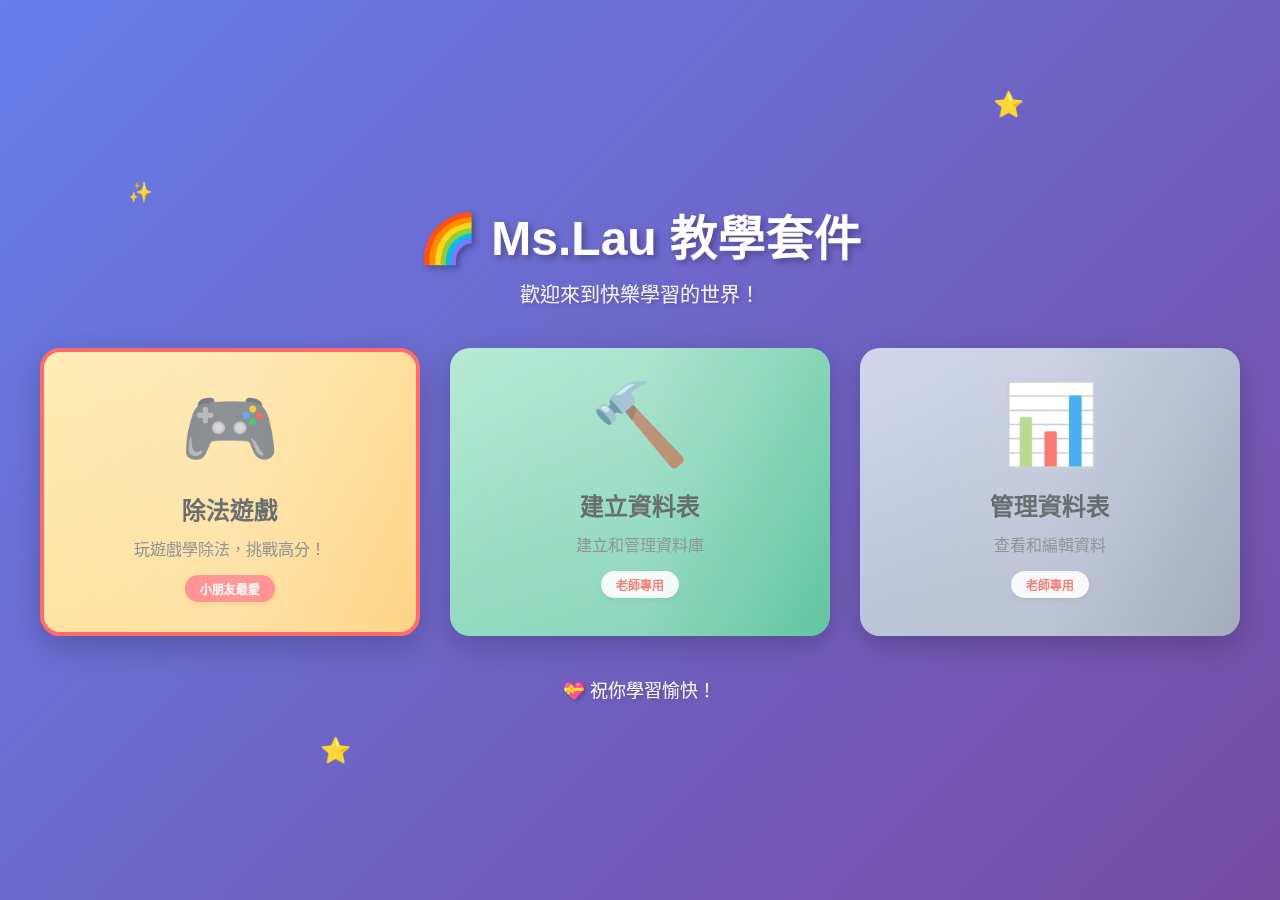
<file: index.html>
<!DOCTYPE html>
<html lang="zh-TW">
<head>
    <meta charset="UTF-8">
    <meta name="viewport" content="width=device-width, initial-scale=1.0">
    <title>🎮 Ms.Lau 教學套件 - 快樂學習！</title>
    <link rel="stylesheet" href="styles.css">
</head>
<body>
    <div class="stars"></div>
    <div class="main-container">
        <header class="header">
            <h1 class="title bounce">🌈 Ms.Lau 教學套件</h1>
            <p class="subtitle">歡迎來到快樂學習的世界！</p>
        </header>

        <div class="cards-container">
            <!-- 除法遊戲卡片 -->
            <a href="division/division.html" class="card card-game">
                <div class="card-icon">🎮</div>
                <h2 class="card-title">除法遊戲</h2>
                <p class="card-description">玩遊戲學除法，挑戰高分！</p>
                <div class="card-badge">小朋友最愛</div>
            </a>

            <!-- 建立資料表卡片 -->
            <a href="section.html" class="card card-create">
                <div class="card-icon">🔨</div>
                <h2 class="card-title">建立資料表</h2>
                <p class="card-description">建立和管理資料庫</p>
                <div class="card-badge">老師專用</div>
            </a>

            <!-- 管理資料表卡片 -->
            <a href="manage-table.html" class="card card-manage">
                <div class="card-icon">📊</div>
                <h2 class="card-title">管理資料表</h2>
                <p class="card-description">查看和編輯資料</p>
                <div class="card-badge">老師專用</div>
            </a>
        </div>

        <footer class="footer">
            <p>💝 祝你學習愉快！</p>
        </footer>
    </div>
    <script src="script.js"></script>
</body>
</html>
</file>
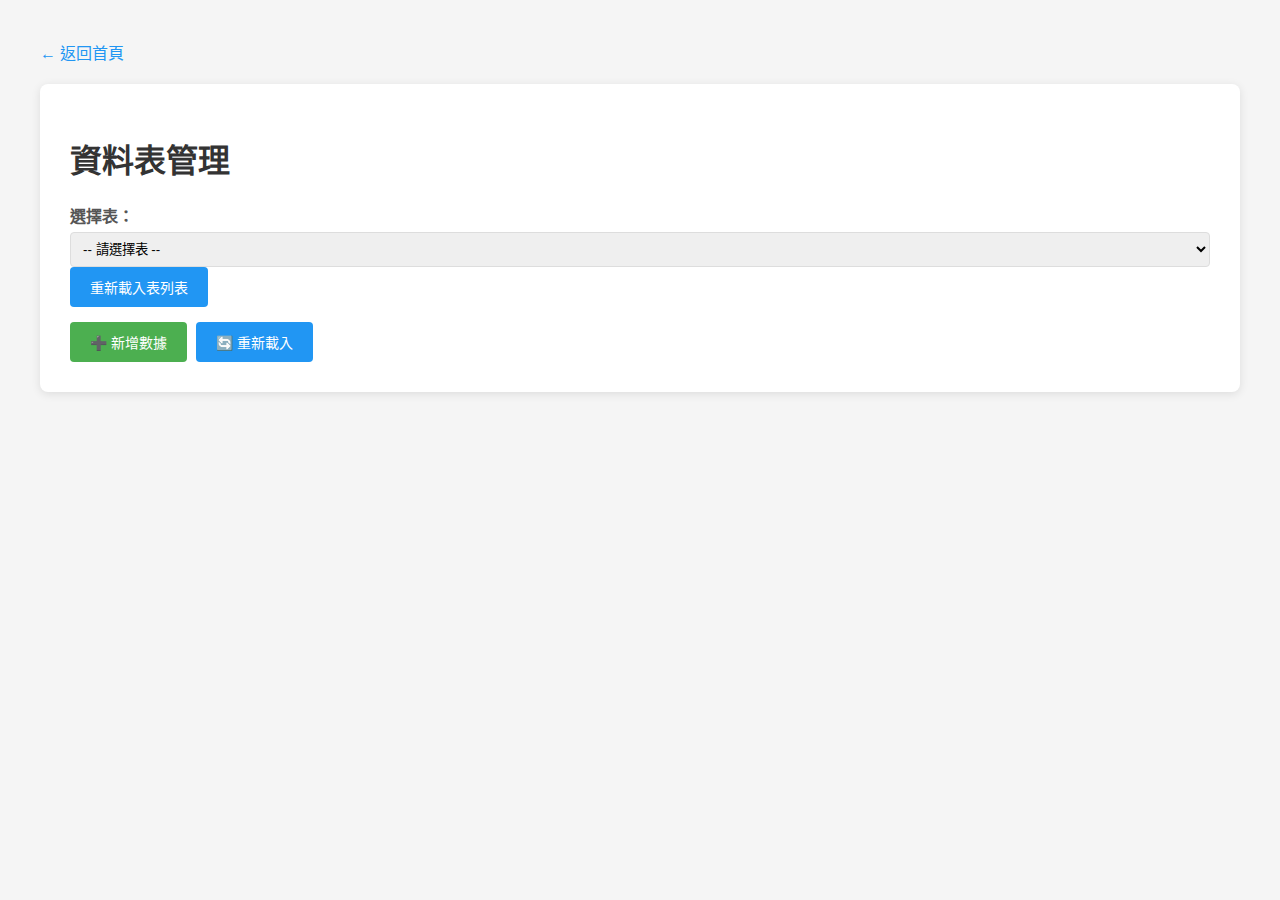
<file: manage-table.html>
<!DOCTYPE html>
<html lang="zh-TW">
<head>
    <meta charset="UTF-8">
    <meta name="viewport" content="width=device-width, initial-scale=1.0">
    <title>資料表管理</title>
    <style>
        body {
            font-family: Arial, sans-serif;
            max-width: 1200px;
            margin: 20px auto;
            padding: 20px;
            background-color: #f5f5f5;
        }
        .container {
            background: white;
            padding: 30px;
            border-radius: 8px;
            box-shadow: 0 2px 10px rgba(0,0,0,0.1);
            margin-bottom: 20px;
        }
        h1, h2 { color: #333; }
        .back-link {
            display: inline-block;
            margin-bottom: 20px;
            color: #2196F3;
            text-decoration: none;
        }
        .back-link:hover { text-decoration: underline; }
        
        /* 表單樣式 */
        .form-group {
            margin-bottom: 15px;
        }
        label {
            display: block;
            font-weight: bold;
            margin-bottom: 5px;
            color: #555;
        }
        input[type="text"], input[type="number"], textarea, select {
            width: 100%;
            padding: 8px;
            border: 1px solid #ddd;
            border-radius: 4px;
            box-sizing: border-box;
        }
        
        /* 按鈕樣式 */
        button {
            padding: 10px 20px;
            border: none;
            border-radius: 4px;
            cursor: pointer;
            font-size: 14px;
            margin-right: 5px;
        }
        .btn-primary { background-color: #4CAF50; color: white; }
        .btn-primary:hover { background-color: #45a049; }
        .btn-secondary { background-color: #2196F3; color: white; }
        .btn-secondary:hover { background-color: #0b7dda; }
        .btn-danger { background-color: #f44336; color: white; }
        .btn-danger:hover { background-color: #da190b; }
        .btn-warning { background-color: #ff9800; color: white; }
        .btn-warning:hover { background-color: #e68900; }
        
        /* 表格樣式 */
        table {
            width: 100%;
            border-collapse: collapse;
            margin-top: 20px;
        }
        table, th, td {
            border: 1px solid #ddd;
        }
        th, td {
            padding: 12px;
            text-align: left;
        }
        th {
            background-color: #4CAF50;
            color: white;
        }
        tr:nth-child(even) {
            background-color: #f9f9f9;
        }
        tr:hover {
            background-color: #f1f1f1;
        }
        
        /* 訊息樣式 */
        .message {
            padding: 15px;
            margin: 15px 0;
            border-radius: 4px;
        }
        .success {
            background-color: #d4edda;
            border: 1px solid #c3e6cb;
            color: #155724;
        }
        .error {
            background-color: #f8d7da;
            border: 1px solid #f5c6cb;
            color: #721c24;
        }
        
        /* 模態框 */
        .modal {
            display: none;
            position: fixed;
            z-index: 1000;
            left: 0;
            top: 0;
            width: 100%;
            height: 100%;
            background-color: rgba(0,0,0,0.5);
        }
        .modal-content {
            background-color: white;
            margin: 50px auto;
            padding: 30px;
            border-radius: 8px;
            width: 90%;
            max-width: 600px;
        }
        .close {
            color: #aaa;
            float: right;
            font-size: 28px;
            font-weight: bold;
            cursor: pointer;
        }
        .close:hover {
            color: #000;
        }
    </style>
</head>
<body>
    <a href="index.html" class="back-link">← 返回首頁</a>
    
    <div class="container">
        <h1>資料表管理</h1>
        
        <div class="form-group">
            <label>選擇表：</label>
            <select id="tableSelect" onchange="loadTableData()">
                <option value="">-- 請選擇表 --</option>
            </select>
            <button onclick="loadTables()" class="btn-secondary">重新載入表列表</button>
        </div>
        
        <button onclick="showAddModal()" class="btn-primary">➕ 新增數據</button>
        <button onclick="loadTableData()" class="btn-secondary">🔄 重新載入</button>
        
        <div id="message"></div>
        
        <div id="tableContainer"></div>
    </div>
    
    <!-- 新增/編輯模態框 -->
    <div id="editModal" class="modal">
        <div class="modal-content">
            <span class="close" onclick="closeModal()">&times;</span>
            <h2 id="modalTitle">新增數據</h2>
            <div id="formFields"></div>
            <button onclick="saveData()" class="btn-primary">儲存</button>
            <button onclick="closeModal()" class="btn-secondary">取消</button>
        </div>
    </div>
    
    <script src="api-config.js"></script>
    <script>
        let currentTable = '';
        let currentData = [];
        let editingId = null;
        
        // 載入所有表
        async function loadTables() {
            try {
                const data = await DatabaseAPI.query('SHOW TABLES');
                const select = document.getElementById('tableSelect');
                select.innerHTML = '<option value="">-- 請選擇表 --</option>';
                
                if (data.status === 'success' && data.data) {
                    data.data.forEach(row => {
                        const tableName = Object.values(row)[0];
                        const option = document.createElement('option');
                        option.value = tableName;
                        option.textContent = tableName;
                        select.appendChild(option);
                    });
                }
            } catch (error) {
                showMessage('載入表列表失敗：' + error.message, 'error');
            }
        }
        
        // 載入表數據
        async function loadTableData() {
            currentTable = document.getElementById('tableSelect').value;
            
            if (!currentTable) {
                document.getElementById('tableContainer').innerHTML = '';
                return;
            }
            
            try {
                const data = await DatabaseAPI.query(`SELECT * FROM \`${currentTable}\``);
                
                if (data.status === 'success' && data.data) {
                    currentData = data.data;
                    displayTable(data.data);
                    showMessage(`成功載入 ${data.count} 筆數據`, 'success');
                } else {
                    showMessage(data.message || '載入失敗', 'error');
                }
            } catch (error) {
                showMessage('載入數據失敗：' + error.message, 'error');
            }
        }
        
        // 顯示表格
        function displayTable(data) {
            const container = document.getElementById('tableContainer');
            
            if (data.length === 0) {
                container.innerHTML = '<p>沒有數據</p>';
                return;
            }
            
            const columns = Object.keys(data[0]);
            
            let html = '<table><thead><tr>';
            columns.forEach(col => {
                html += `<th>${col}</th>`;
            });
            html += '<th>操作</th></tr></thead><tbody>';
            
            data.forEach((row, index) => {
                html += '<tr>';
                columns.forEach(col => {
                    html += `<td>${row[col] !== null ? row[col] : '<em>NULL</em>'}</td>`;
                });
                html += `<td>
                    <button onclick="showEditModal(${index})" class="btn-warning">✏️ 編輯</button>
                    <button onclick="deleteRow(${index})" class="btn-danger">🗑️ 刪除</button>
                </td>`;
                html += '</tr>';
            });
            
            html += '</tbody></table>';
            container.innerHTML = html;
        }
        
        // 顯示新增模態框
        function showAddModal() {
            if (!currentTable) {
                showMessage('請先選擇表', 'error');
                return;
            }
            
            editingId = null;
            document.getElementById('modalTitle').textContent = '新增數據';
            
            if (currentData.length > 0) {
                const columns = Object.keys(currentData[0]);
                generateForm(columns, {});
            } else {
                showMessage('無法取得表結構', 'error');
            }
            
            document.getElementById('editModal').style.display = 'block';
        }
        
        // 顯示編輯模態框
        function showEditModal(index) {
            editingId = index;
            document.getElementById('modalTitle').textContent = '編輯數據';
            
            const row = currentData[index];
            const columns = Object.keys(row);
            generateForm(columns, row);
            
            document.getElementById('editModal').style.display = 'block';
        }
        
        // 生成表單
        function generateForm(columns, data) {
            const formFields = document.getElementById('formFields');
            formFields.innerHTML = '';
            
            columns.forEach(col => {
                const div = document.createElement('div');
                div.className = 'form-group';
                
                const label = document.createElement('label');
                label.textContent = col;
                div.appendChild(label);
                
                const input = document.createElement('input');
                input.type = 'text';
                input.id = `field_${col}`;
                input.value = data[col] !== undefined && data[col] !== null ? data[col] : '';
                
                // ID 欄位設為只讀
                if (col.toLowerCase() === 'id') {
                    input.readOnly = true;
                    input.style.backgroundColor = '#f0f0f0';
                }
                
                div.appendChild(input);
                formFields.appendChild(div);
            });
        }
        
        // 關閉模態框
        function closeModal() {
            document.getElementById('editModal').style.display = 'none';
        }
        
        // 儲存數據
        async function saveData() {
            if (!currentTable) return;
            
            const formData = {};
            const inputs = document.getElementById('formFields').querySelectorAll('input');
            
            inputs.forEach(input => {
                const fieldName = input.id.replace('field_', '');
                if (!input.readOnly) {
                    formData[fieldName] = input.value;
                }
            });
            
            try {
                let result;
                
                if (editingId === null) {
                    // 新增
                    result = await fetch(API_CONFIG.baseURL, {
                        method: 'POST',
                        headers: { 'Content-Type': 'application/json' },
                        body: JSON.stringify({
                            action: 'insert',
                            table: currentTable,
                            data: formData
                        })
                    });
                } else {
                    // 更新
                    const row = currentData[editingId];
                    const idField = Object.keys(row)[0]; // 假設第一個欄位是 ID
                    
                    result = await fetch(API_CONFIG.baseURL, {
                        method: 'POST',
                        headers: { 'Content-Type': 'application/json' },
                        body: JSON.stringify({
                            action: 'update',
                            table: currentTable,
                            data: formData,
                            where: { [idField]: row[idField] }
                        })
                    });
                }
                
                const data = await result.json();
                
                if (data.status === 'success') {
                    showMessage(data.message, 'success');
                    closeModal();
                    loadTableData();
                } else {
                    showMessage(data.message || '操作失敗', 'error');
                }
            } catch (error) {
                showMessage('操作失敗：' + error.message, 'error');
            }
        }
        
        // 刪除數據
        async function deleteRow(index) {
            if (!confirm('確定要刪除這筆數據嗎？')) return;
            
            const row = currentData[index];
            const idField = Object.keys(row)[0]; // 假設第一個欄位是 ID
            
            try {
                const result = await fetch(API_CONFIG.baseURL, {
                    method: 'POST',
                    headers: { 'Content-Type': 'application/json' },
                    body: JSON.stringify({
                        action: 'delete',
                        table: currentTable,
                        where: { [idField]: row[idField] }
                    })
                });
                
                const data = await result.json();
                
                if (data.status === 'success') {
                    showMessage(data.message, 'success');
                    loadTableData();
                } else {
                    showMessage(data.message || '刪除失敗', 'error');
                }
            } catch (error) {
                showMessage('刪除失敗：' + error.message, 'error');
            }
        }
        
        // 顯示訊息
        function showMessage(msg, type) {
            const messageDiv = document.getElementById('message');
            messageDiv.className = `message ${type}`;
            messageDiv.textContent = msg;
            
            setTimeout(() => {
                messageDiv.className = '';
                messageDiv.textContent = '';
            }, 3000);
        }
        
        // 頁面載入時載入表列表
        window.onload = function() {
            loadTables();
        };
        
        // 點擊模態框外部關閉
        window.onclick = function(event) {
            const modal = document.getElementById('editModal');
            if (event.target === modal) {
                closeModal();
            }
        };
    </script>
</body>
</html>
</file>
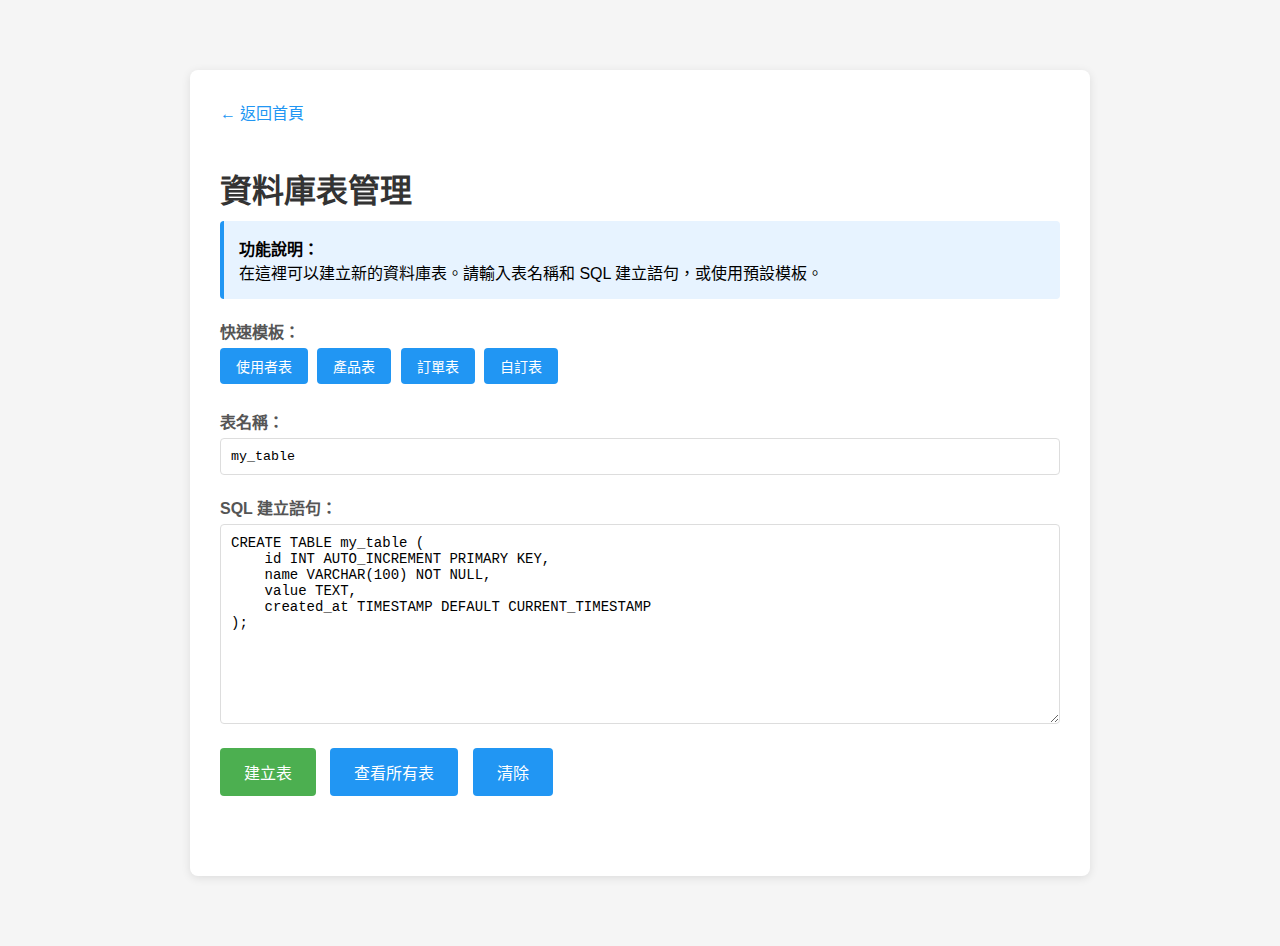
<file: section.html>
<!DOCTYPE html>
<html lang="zh-TW">
<head>
    <meta charset="UTF-8">
    <meta name="viewport" content="width=device-width, initial-scale=1.0">
    <title>資料庫表管理</title>
    <style>
        body {
            font-family: Arial, sans-serif;
            max-width: 900px;
            margin: 50px auto;
            padding: 20px;
            background-color: #f5f5f5;
        }
        .container {
            background: white;
            padding: 30px;
            border-radius: 8px;
            box-shadow: 0 2px 10px rgba(0,0,0,0.1);
        }
        h1 {
            color: #333;
            margin-bottom: 10px;
        }
        .form-group {
            margin-bottom: 20px;
        }
        label {
            display: block;
            font-weight: bold;
            margin-bottom: 5px;
            color: #555;
        }
        input[type="text"], textarea {
            width: 100%;
            padding: 10px;
            border: 1px solid #ddd;
            border-radius: 4px;
            font-family: 'Courier New', monospace;
            box-sizing: border-box;
        }
        textarea {
            min-height: 200px;
            font-size: 14px;
        }
        button {
            background-color: #4CAF50;
            color: white;
            padding: 12px 24px;
            border: none;
            border-radius: 4px;
            cursor: pointer;
            font-size: 16px;
            margin-right: 10px;
        }
        button:hover {
            background-color: #45a049;
        }
        button.secondary {
            background-color: #2196F3;
        }
        button.secondary:hover {
            background-color: #0b7dda;
        }
        button.danger {
            background-color: #f44336;
        }
        button.danger:hover {
            background-color: #da190b;
        }
        #result {
            margin-top: 20px;
            padding: 15px;
            border-radius: 4px;
            white-space: pre-wrap;
            font-family: 'Courier New', monospace;
            font-size: 14px;
            max-height: 400px;
            overflow-y: auto;
        }
        .success {
            background-color: #d4edda;
            border: 1px solid #c3e6cb;
            color: #155724;
        }
        .error {
            background-color: #f8d7da;
            border: 1px solid #f5c6cb;
            color: #721c24;
        }
        .loading {
            color: #666;
        }
        .info {
            background-color: #e7f3ff;
            padding: 15px;
            border-radius: 4px;
            margin-bottom: 20px;
            border-left: 4px solid #2196F3;
        }
        .template-buttons {
            margin-bottom: 10px;
        }
        .template-buttons button {
            font-size: 14px;
            padding: 8px 16px;
            margin-right: 5px;
            margin-bottom: 5px;
        }
        .back-link {
            display: inline-block;
            margin-bottom: 20px;
            color: #2196F3;
            text-decoration: none;
        }
        .back-link:hover {
            text-decoration: underline;
        }
    </style>
</head>
<body>
    <div class="container">
        <a href="index.html" class="back-link">← 返回首頁</a>
        
        <h1>資料庫表管理</h1>
        
        <div class="info">
            <strong>功能說明：</strong><br>
            在這裡可以建立新的資料庫表。請輸入表名稱和 SQL 建立語句，或使用預設模板。
        </div>

        <div class="form-group">
            <label>快速模板：</label>
            <div class="template-buttons">
                <button onclick="useTemplate('users')" class="secondary">使用者表</button>
                <button onclick="useTemplate('products')" class="secondary">產品表</button>
                <button onclick="useTemplate('orders')" class="secondary">訂單表</button>
                <button onclick="useTemplate('custom')" class="secondary">自訂表</button>
            </div>
        </div>
        
        <div class="form-group">
            <label for="tableName">表名稱：</label>
            <input type="text" id="tableName" placeholder="例如：users, products, orders">
        </div>
        
        <div class="form-group">
            <label for="sqlStatement">SQL 建立語句：</label>
            <textarea id="sqlStatement" placeholder="CREATE TABLE table_name (
    id INT AUTO_INCREMENT PRIMARY KEY,
    name VARCHAR(100) NOT NULL,
    created_at TIMESTAMP DEFAULT CURRENT_TIMESTAMP
);"></textarea>
        </div>
        
        <div>
            <button onclick="createTable()">建立表</button>
            <button onclick="showTables()" class="secondary">查看所有表</button>
            <button onclick="clearForm()" class="secondary">清除</button>
        </div>
        
        <div id="result"></div>
    </div>

    <!-- 引入 API 設定 -->
    <script src="api-config.js"></script>
    
    <script>
        // 預設模板
        const templates = {
            users: {
                name: 'users',
                sql: `CREATE TABLE users (
    id INT AUTO_INCREMENT PRIMARY KEY,
    username VARCHAR(50) NOT NULL UNIQUE,
    email VARCHAR(100) NOT NULL UNIQUE,
    password VARCHAR(255) NOT NULL,
    created_at TIMESTAMP DEFAULT CURRENT_TIMESTAMP,
    updated_at TIMESTAMP DEFAULT CURRENT_TIMESTAMP ON UPDATE CURRENT_TIMESTAMP
);`
            },
            products: {
                name: 'products',
                sql: `CREATE TABLE products (
    id INT AUTO_INCREMENT PRIMARY KEY,
    name VARCHAR(100) NOT NULL,
    description TEXT,
    price DECIMAL(10, 2) NOT NULL,
    stock INT DEFAULT 0,
    created_at TIMESTAMP DEFAULT CURRENT_TIMESTAMP,
    updated_at TIMESTAMP DEFAULT CURRENT_TIMESTAMP ON UPDATE CURRENT_TIMESTAMP
);`
            },
            orders: {
                name: 'orders',
                sql: `CREATE TABLE orders (
    id INT AUTO_INCREMENT PRIMARY KEY,
    user_id INT NOT NULL,
    total_amount DECIMAL(10, 2) NOT NULL,
    status ENUM('pending', 'processing', 'completed', 'cancelled') DEFAULT 'pending',
    created_at TIMESTAMP DEFAULT CURRENT_TIMESTAMP,
    updated_at TIMESTAMP DEFAULT CURRENT_TIMESTAMP ON UPDATE CURRENT_TIMESTAMP,
    FOREIGN KEY (user_id) REFERENCES users(id)
);`
            },
            custom: {
                name: 'my_table',
                sql: `CREATE TABLE my_table (
    id INT AUTO_INCREMENT PRIMARY KEY,
    name VARCHAR(100) NOT NULL,
    value TEXT,
    created_at TIMESTAMP DEFAULT CURRENT_TIMESTAMP
);`
            }
        };

        // 使用模板
        function useTemplate(templateName) {
            const template = templates[templateName];
            if (template) {
                document.getElementById('tableName').value = template.name;
                document.getElementById('sqlStatement').value = template.sql;
            }
        }

        // 建立表
        async function createTable() {
            const tableName = document.getElementById('tableName').value.trim();
            const sqlStatement = document.getElementById('sqlStatement').value.trim();
            const resultDiv = document.getElementById('result');

            if (!tableName) {
                resultDiv.className = 'error';
                resultDiv.textContent = '錯誤：請輸入表名稱';
                return;
            }

            if (!sqlStatement) {
                resultDiv.className = 'error';
                resultDiv.textContent = '錯誤：請輸入 SQL 建立語句';
                return;
            }

            // 驗證 SQL 語句
            if (!sqlStatement.toUpperCase().includes('CREATE TABLE')) {
                resultDiv.className = 'error';
                resultDiv.textContent = '錯誤：SQL 語句必須包含 CREATE TABLE';
                return;
            }

            resultDiv.className = 'loading';
            resultDiv.textContent = '正在建立表...';

            try {
                const response = await fetch(API_CONFIG.baseURL, {
                    method: 'POST',
                    mode: 'cors',
                    credentials: 'omit',
                    headers: {
                        'Content-Type': 'application/json',
                    },
                    body: JSON.stringify({
                        action: 'create_table',
                        table_name: tableName,
                        sql: sqlStatement
                    })
                });

                if (!response.ok) {
                    throw new Error(`HTTP 錯誤！狀態：${response.status}`);
                }

                const data = await response.json();
                
                resultDiv.className = data.status === 'success' ? 'success' : 'error';
                resultDiv.textContent = JSON.stringify(data, null, 2);

                if (data.status === 'success') {
                    // 清空表單
                    setTimeout(() => {
                        document.getElementById('tableName').value = '';
                        document.getElementById('sqlStatement').value = '';
                    }, 2000);
                }
            } catch (error) {
                console.error('建立表錯誤:', error);
                resultDiv.className = 'error';
                resultDiv.textContent = '錯誤：' + error.message;
            }
        }

        // 查看所有表
        async function showTables() {
            const resultDiv = document.getElementById('result');
            resultDiv.className = 'loading';
            resultDiv.textContent = '正在查詢資料庫表...';

            try {
                const data = await DatabaseAPI.query('SHOW TABLES');
                
                resultDiv.className = data.status === 'success' ? 'success' : 'error';
                
                if (data.status === 'success' && data.data) {
                    let output = '資料庫中的表：\n\n';
                    data.data.forEach((row, index) => {
                        const tableName = Object.values(row)[0];
                        output += `${index + 1}. ${tableName}\n`;
                    });
                    output += `\n總共 ${data.count} 個表`;
                    resultDiv.textContent = output;
                } else {
                    resultDiv.textContent = JSON.stringify(data, null, 2);
                }
            } catch (error) {
                console.error('查詢錯誤:', error);
                resultDiv.className = 'error';
                resultDiv.textContent = '錯誤：' + error.message;
            }
        }

        // 清除表單
        function clearForm() {
            document.getElementById('tableName').value = '';
            document.getElementById('sqlStatement').value = '';
            document.getElementById('result').textContent = '';
            document.getElementById('result').className = '';
        }

        // 頁面載入時載入預設模板
        window.onload = function() {
            useTemplate('custom');
        };
    </script>
</body>
</html>
</file>
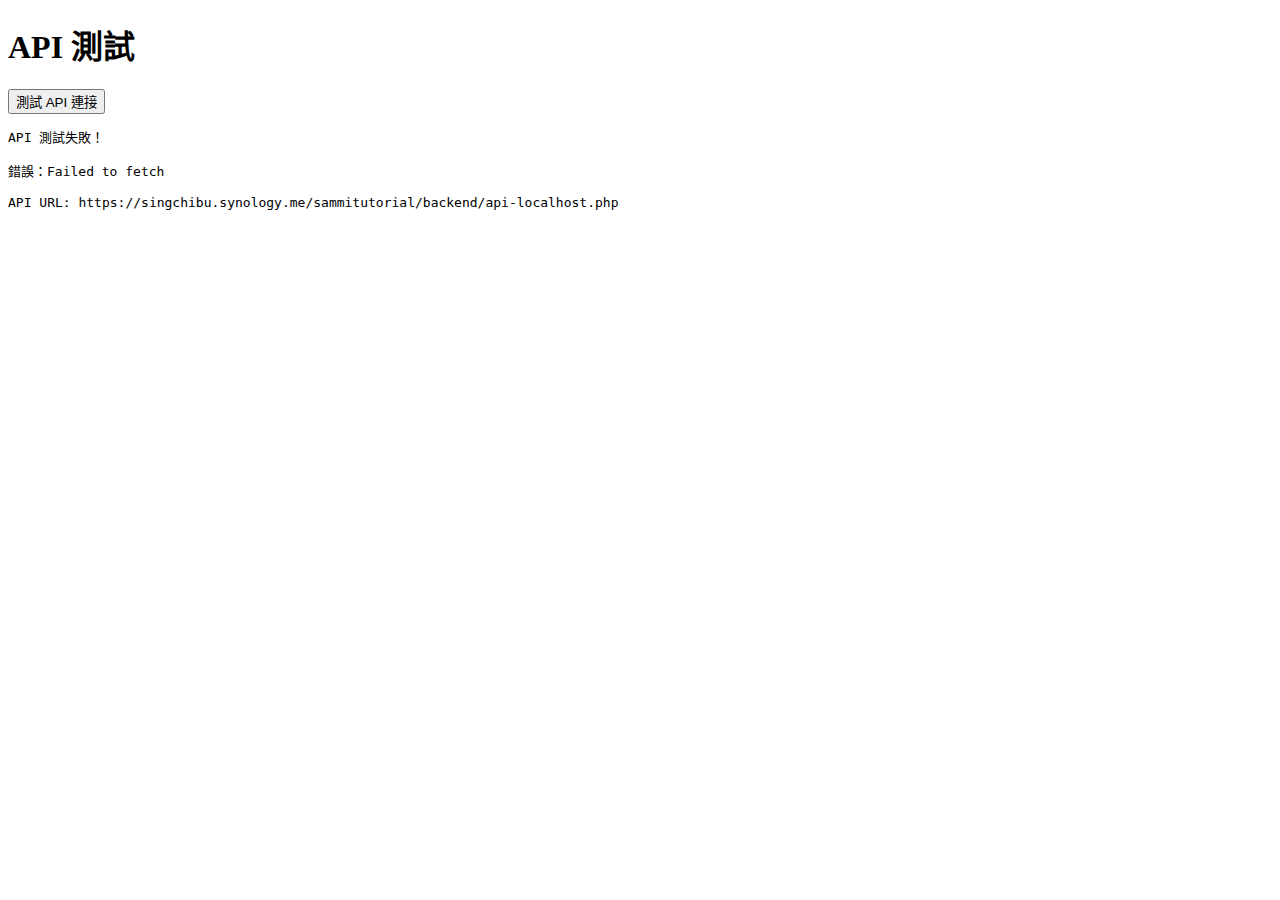
<file: test-api.html>
<!DOCTYPE html>
<html lang="zh-TW">
<head>
    <meta charset="UTF-8">
    <title>API 測試</title>
</head>
<body>
    <h1>API 測試</h1>
    <button onclick="testAPI()">測試 API 連接</button>
    <pre id="result"></pre>

    <script src="api-config.js"></script>
    <script>
        async function testAPI() {
            const result = document.getElementById('result');
            result.textContent = '正在測試...';
            
            console.log('API URL:', API_CONFIG.baseURL);
            
            try {
                const response = await fetch(API_CONFIG.baseURL, {
                    method: 'GET'
                });
                
                const data = await response.json();
                result.textContent = 'API 測試成功！\n\n' + JSON.stringify(data, null, 2);
            } catch (error) {
                result.textContent = 'API 測試失敗！\n\n錯誤：' + error.message + '\n\nAPI URL: ' + API_CONFIG.baseURL;
                console.error('完整錯誤:', error);
            }
        }
        
        // 自動測試
        window.onload = testAPI;
    </script>
</body>
</html>
</file>
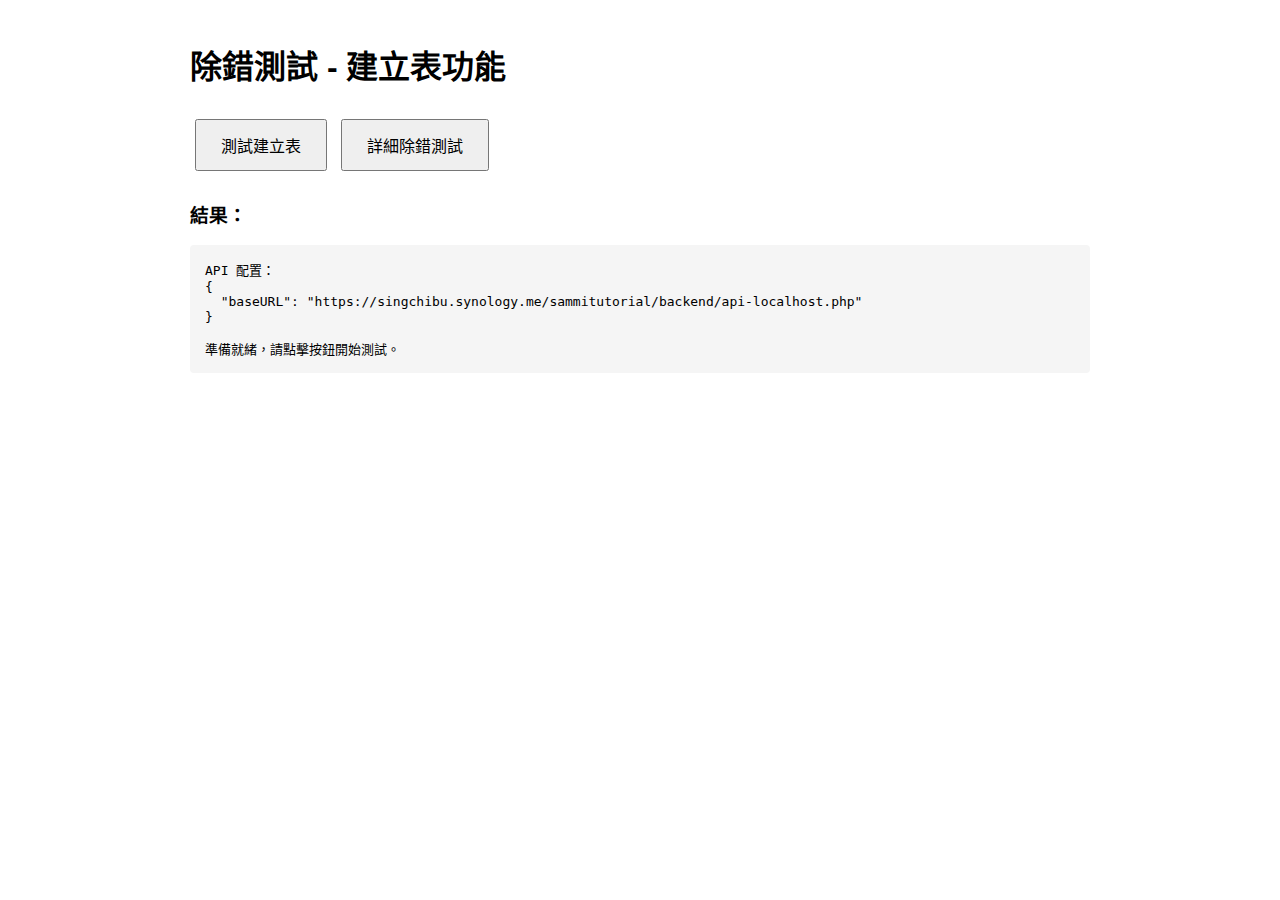
<file: test-create-debug.html>
<!DOCTYPE html>
<html lang="zh-TW">
<head>
    <meta charset="UTF-8">
    <title>除錯測試 - 建立表</title>
    <style>
        body { font-family: Arial; padding: 20px; max-width: 900px; margin: 0 auto; }
        button { padding: 12px 24px; margin: 10px 5px; font-size: 16px; }
        pre { background: #f5f5f5; padding: 15px; border-radius: 4px; overflow-x: auto; white-space: pre-wrap; }
        .error { background: #fee; border-left: 4px solid #f00; }
        .success { background: #efe; border-left: 4px solid #0f0; }
        .info { background: #eef; border-left: 4px solid #00f; }
    </style>
</head>
<body>
    <h1>除錯測試 - 建立表功能</h1>
    
    <button onclick="testCreateTable()">測試建立表</button>
    <button onclick="testWithDebug()">詳細除錯測試</button>
    
    <h3>結果：</h3>
    <pre id="result">點擊按鈕開始測試...</pre>

    <script src="api-config.js"></script>
    <script>
        const resultEl = document.getElementById('result');
        
        // 測試建立表
        async function testCreateTable() {
            resultEl.textContent = '正在測試建立表...\n\nAPI URL: ' + API_CONFIG.baseURL;
            resultEl.className = 'info';
            
            const tableName = `test_table_${Date.now()}`;
            const testSQL = `CREATE TABLE ${tableName} (
    id INT AUTO_INCREMENT PRIMARY KEY,
    name VARCHAR(100) NOT NULL,
    created_at TIMESTAMP DEFAULT CURRENT_TIMESTAMP
)`;
            
            const requestData = {
                action: 'create_table',
                table_name: tableName,
                sql: testSQL
            };
            
            resultEl.textContent += '\n\n請求資料：\n' + JSON.stringify(requestData, null, 2);
            
            try {
                const response = await fetch(API_CONFIG.baseURL, {
                    method: 'POST',
                    headers: {
                        'Content-Type': 'application/json',
                    },
                    body: JSON.stringify(requestData)
                });
                
                resultEl.textContent += '\n\nHTTP 狀態碼: ' + response.status;
                resultEl.textContent += '\nContent-Type: ' + response.headers.get('content-type');
                
                const responseText = await response.text();
                resultEl.textContent += '\n\n原始回應（前 500 字元）：\n' + responseText.substring(0, 500);
                
                // 嘗試解析 JSON
                try {
                    const data = JSON.parse(responseText);
                    resultEl.textContent += '\n\nJSON 解析成功：\n' + JSON.stringify(data, null, 2);
                    resultEl.className = data.status === 'success' ? 'success' : 'error';
                } catch (jsonError) {
                    resultEl.textContent += '\n\nJSON 解析失敗！\n錯誤：' + jsonError.message;
                    resultEl.textContent += '\n\n完整回應：\n' + responseText;
                    resultEl.className = 'error';
                }
            } catch (error) {
                resultEl.textContent += '\n\n請求失敗：\n' + error.message;
                resultEl.className = 'error';
            }
        }
        
        // 詳細除錯測試
        async function testWithDebug() {
            resultEl.className = 'info';
            resultEl.textContent = '=== 詳細除錯資訊 ===\n\n';
            
            // 1. 測試 API 是否可訪問
            resultEl.textContent += '步驟 1: 測試 API 基本連線 (GET)...\n';
            try {
                const getResponse = await fetch(API_CONFIG.baseURL);
                resultEl.textContent += '✓ GET 請求成功 (HTTP ' + getResponse.status + ')\n';
                const getData = await getResponse.json();
                resultEl.textContent += '✓ 資料庫連線: ' + getData.message + '\n\n';
            } catch (e) {
                resultEl.textContent += '✗ GET 請求失敗: ' + e.message + '\n\n';
                return;
            }
            
            // 2. 測試查看表 (POST - SHOW TABLES)
            resultEl.textContent += '步驟 2: 測試 POST 請求 (SHOW TABLES)...\n';
            try {
                const showResponse = await fetch(API_CONFIG.baseURL, {
                    method: 'POST',
                    headers: { 'Content-Type': 'application/json' },
                    body: JSON.stringify({ sql: 'SHOW TABLES' })
                });
                resultEl.textContent += '✓ SHOW TABLES 成功 (HTTP ' + showResponse.status + ')\n';
                const showData = await showResponse.json();
                resultEl.textContent += '✓ 找到 ' + showData.count + ' 個表\n\n';
            } catch (e) {
                resultEl.textContent += '✗ SHOW TABLES 失敗: ' + e.message + '\n\n';
            }
            
            // 3. 測試建立表
            resultEl.textContent += '步驟 3: 測試建立表 (CREATE TABLE)...\n';
            const tableName = `debug_test_${Date.now()}`;
            const createSQL = `CREATE TABLE ${tableName} (id INT PRIMARY KEY, name VARCHAR(50))`;
            
            try {
                const createResponse = await fetch(API_CONFIG.baseURL, {
                    method: 'POST',
                    headers: { 'Content-Type': 'application/json' },
                    body: JSON.stringify({
                        action: 'create_table',
                        table_name: tableName,
                        sql: createSQL
                    })
                });
                
                resultEl.textContent += 'HTTP 狀態: ' + createResponse.status + '\n';
                resultEl.textContent += 'Content-Type: ' + createResponse.headers.get('content-type') + '\n';
                
                const responseText = await createResponse.text();
                
                // 檢查是否為 HTML
                if (responseText.trim().startsWith('<')) {
                    resultEl.textContent += '✗ 錯誤！返回的是 HTML 而不是 JSON\n';
                    resultEl.textContent += '\n前 1000 字元：\n' + responseText.substring(0, 1000);
                    resultEl.className = 'error';
                } else {
                    const createData = JSON.parse(responseText);
                    resultEl.textContent += '✓ 建立表成功！\n';
                    resultEl.textContent += '\n回應：\n' + JSON.stringify(createData, null, 2);
                    resultEl.className = 'success';
                }
            } catch (e) {
                resultEl.textContent += '✗ 建立表失敗: ' + e.message + '\n';
                resultEl.className = 'error';
            }
        }
        
        // 顯示當前配置
        window.onload = function() {
            resultEl.textContent = 'API 配置：\n' + JSON.stringify(API_CONFIG, null, 2) + '\n\n準備就緒，請點擊按鈕開始測試。';
        };
    </script>
</body>
</html>
</file>
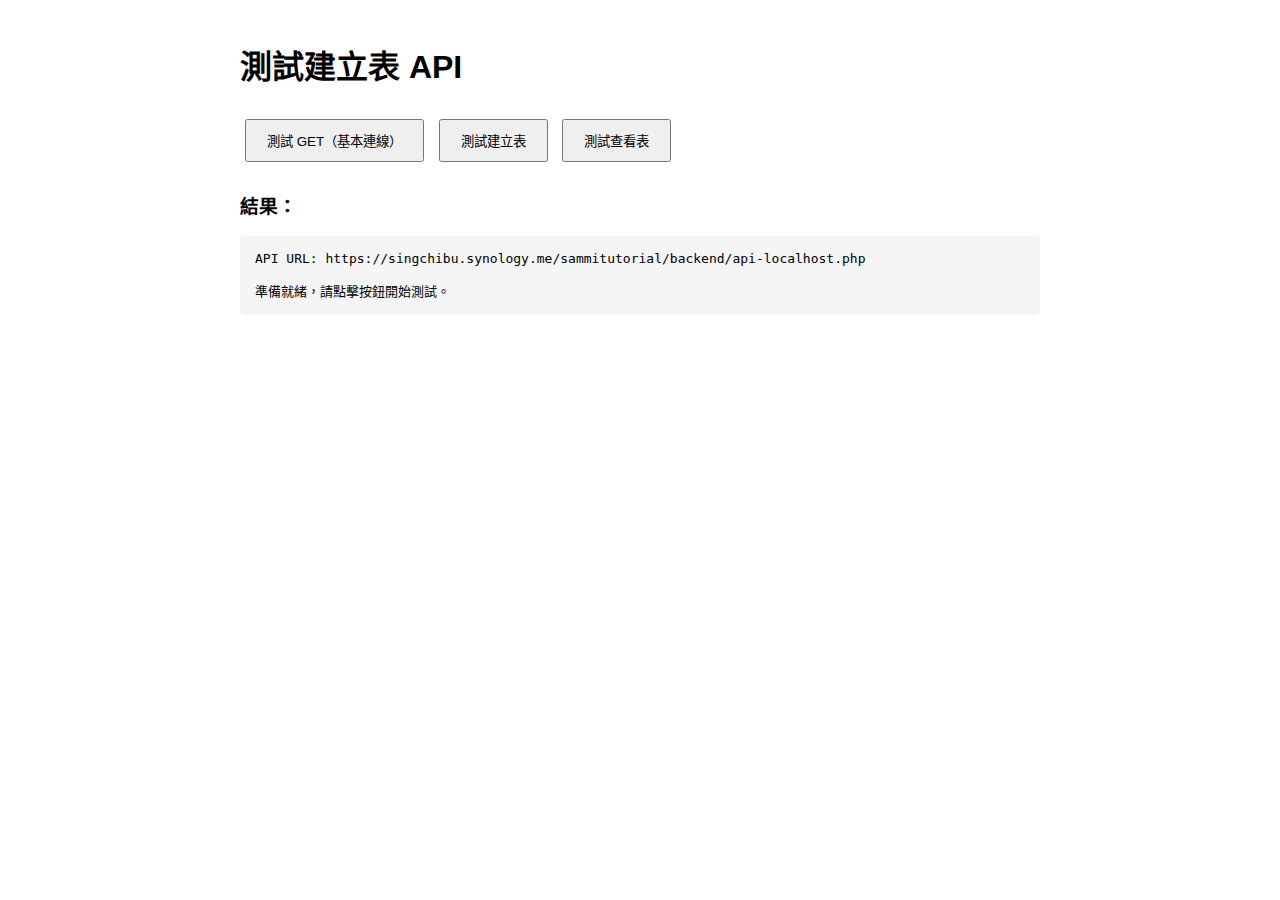
<file: test-create-table.html>
<!DOCTYPE html>
<html lang="zh-TW">
<head>
    <meta charset="UTF-8">
    <title>測試建立表 API</title>
    <style>
        body { font-family: Arial; padding: 20px; max-width: 800px; margin: 0 auto; }
        button { padding: 10px 20px; margin: 10px 5px; }
        pre { background: #f5f5f5; padding: 15px; border-radius: 4px; overflow-x: auto; }
        .error { background: #fee; border-left: 4px solid #f00; }
        .success { background: #efe; border-left: 4px solid #0f0; }
    </style>
</head>
<body>
    <h1>測試建立表 API</h1>
    
    <button onclick="testGET()">測試 GET（基本連線）</button>
    <button onclick="testCreateTable()">測試建立表</button>
    <button onclick="testShowTables()">測試查看表</button>
    
    <h3>結果：</h3>
    <pre id="result">點擊按鈕開始測試...</pre>

    <script src="api-config.js"></script>
    <script>
        const resultEl = document.getElementById('result');
        
        // 測試 GET 請求
        async function testGET() {
            resultEl.textContent = '正在測試 GET 請求...';
            resultEl.className = '';
            
            try {
                const response = await fetch(API_CONFIG.baseURL);
                const data = await response.json();
                
                resultEl.textContent = 'GET 請求成功：\n\n' + JSON.stringify(data, null, 2);
                resultEl.className = 'success';
            } catch (error) {
                resultEl.textContent = 'GET 請求失敗：\n\n' + error.message;
                resultEl.className = 'error';
            }
        }
        
        // 測試建立表
        async function testCreateTable() {
            resultEl.textContent = '正在測試建立表...';
            resultEl.className = '';
            
            const testSQL = `CREATE TABLE test_table_${Date.now()} (
    id INT AUTO_INCREMENT PRIMARY KEY,
    name VARCHAR(100) NOT NULL,
    created_at TIMESTAMP DEFAULT CURRENT_TIMESTAMP
)`;
            
            const tableName = `test_table_${Date.now()}`;
            
            try {
                const response = await fetch(API_CONFIG.baseURL, {
                    method: 'POST',
                    headers: {
                        'Content-Type': 'application/json',
                    },
                    body: JSON.stringify({
                        action: 'create_table',
                        table_name: tableName,
                        sql: testSQL
                    })
                });
                
                const data = await response.json();
                
                if (response.ok) {
                    resultEl.textContent = '建立表成功：\n\n' + JSON.stringify(data, null, 2);
                    resultEl.className = 'success';
                } else {
                    resultEl.textContent = '建立表失敗（HTTP ' + response.status + '）：\n\n' + JSON.stringify(data, null, 2);
                    resultEl.className = 'error';
                }
            } catch (error) {
                resultEl.textContent = '請求失敗：\n\n' + error.message + '\n\nAPI URL: ' + API_CONFIG.baseURL;
                resultEl.className = 'error';
            }
        }
        
        // 測試查看表
        async function testShowTables() {
            resultEl.textContent = '正在查詢所有表...';
            resultEl.className = '';
            
            try {
                const response = await fetch(API_CONFIG.baseURL, {
                    method: 'POST',
                    headers: {
                        'Content-Type': 'application/json',
                    },
                    body: JSON.stringify({
                        sql: 'SHOW TABLES'
                    })
                });
                
                const data = await response.json();
                
                if (response.ok) {
                    resultEl.textContent = '查詢成功：\n\n' + JSON.stringify(data, null, 2);
                    resultEl.className = 'success';
                } else {
                    resultEl.textContent = '查詢失敗（HTTP ' + response.status + '）：\n\n' + JSON.stringify(data, null, 2);
                    resultEl.className = 'error';
                }
            } catch (error) {
                resultEl.textContent = '請求失敗：\n\n' + error.message;
                resultEl.className = 'error';
            }
        }
        
        // 頁面載入時顯示 API URL
        window.onload = function() {
            resultEl.textContent = 'API URL: ' + API_CONFIG.baseURL + '\n\n準備就緒，請點擊按鈕開始測試。';
        };
    </script>
</body>
</html>
</file>
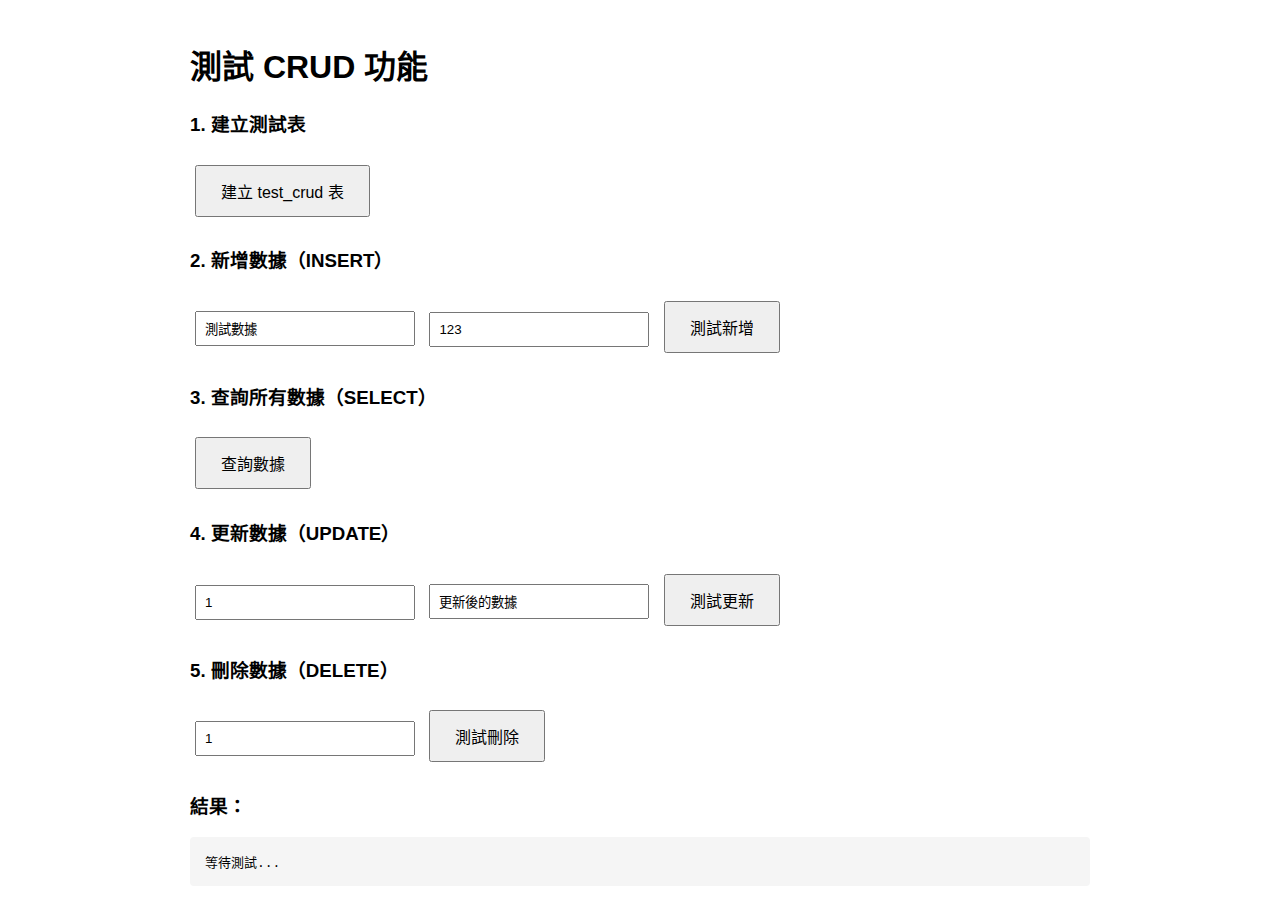
<file: test-crud.html>
<!DOCTYPE html>
<html lang="zh-TW">
<head>
    <meta charset="UTF-8">
    <title>測試 CRUD 功能</title>
    <style>
        body { font-family: Arial; padding: 20px; max-width: 900px; margin: 0 auto; }
        button { padding: 12px 24px; margin: 10px 5px; font-size: 16px; }
        pre { background: #f5f5f5; padding: 15px; border-radius: 4px; overflow-x: auto; white-space: pre-wrap; }
        .error { background: #fee; border-left: 4px solid #f00; }
        .success { background: #efe; border-left: 4px solid #0f0; }
        input { padding: 8px; margin: 5px; width: 200px; }
    </style>
</head>
<body>
    <h1>測試 CRUD 功能</h1>
    
    <h3>1. 建立測試表</h3>
    <button onclick="createTestTable()">建立 test_crud 表</button>
    
    <h3>2. 新增數據（INSERT）</h3>
    <input type="text" id="insertName" placeholder="名稱" value="測試數據">
    <input type="text" id="insertValue" placeholder="值" value="123">
    <button onclick="testInsert()">測試新增</button>
    
    <h3>3. 查詢所有數據（SELECT）</h3>
    <button onclick="testSelect()">查詢數據</button>
    
    <h3>4. 更新數據（UPDATE）</h3>
    <input type="number" id="updateId" placeholder="ID" value="1">
    <input type="text" id="updateName" placeholder="新名稱" value="更新後的數據">
    <button onclick="testUpdate()">測試更新</button>
    
    <h3>5. 刪除數據（DELETE）</h3>
    <input type="number" id="deleteId" placeholder="ID" value="1">
    <button onclick="testDelete()">測試刪除</button>
    
    <h3>結果：</h3>
    <pre id="result">等待測試...</pre>

    <script src="api-config.js"></script>
    <script>
        const resultEl = document.getElementById('result');
        
        async function createTestTable() {
            resultEl.textContent = '正在建立測試表...';
            resultEl.className = '';
            
            try {
                const response = await fetch(API_CONFIG.baseURL, {
                    method: 'POST',
                    headers: { 'Content-Type': 'application/json' },
                    body: JSON.stringify({
                        action: 'create_table',
                        table_name: 'test_crud',
                        sql: `CREATE TABLE test_crud (
                            id INT AUTO_INCREMENT PRIMARY KEY,
                            name VARCHAR(100) NOT NULL,
                            value VARCHAR(100)
                        )`
                    })
                });
                
                const data = await response.json();
                resultEl.textContent = '建立表結果：\n' + JSON.stringify(data, null, 2);
                resultEl.className = data.status === 'success' ? 'success' : 'error';
            } catch (error) {
                resultEl.textContent = '錯誤：' + error.message;
                resultEl.className = 'error';
            }
        }
        
        async function testInsert() {
            const name = document.getElementById('insertName').value;
            const value = document.getElementById('insertValue').value;
            
            resultEl.textContent = '正在新增數據...';
            resultEl.className = '';
            
            try {
                const response = await fetch(API_CONFIG.baseURL, {
                    method: 'POST',
                    headers: { 'Content-Type': 'application/json' },
                    body: JSON.stringify({
                        action: 'insert',
                        table: 'test_crud',
                        data: { name, value }
                    })
                });
                
                const data = await response.json();
                resultEl.textContent = '新增結果：\n' + JSON.stringify(data, null, 2);
                resultEl.className = data.status === 'success' ? 'success' : 'error';
                
                if (data.status === 'success') {
                    // 新增成功後自動查詢
                    setTimeout(testSelect, 500);
                }
            } catch (error) {
                resultEl.textContent = '錯誤：' + error.message;
                resultEl.className = 'error';
            }
        }
        
        async function testSelect() {
            resultEl.textContent = '正在查詢數據...';
            resultEl.className = '';
            
            try {
                const data = await DatabaseAPI.query('SELECT * FROM test_crud');
                resultEl.textContent = '查詢結果：\n' + JSON.stringify(data, null, 2);
                resultEl.className = data.status === 'success' ? 'success' : 'error';
            } catch (error) {
                resultEl.textContent = '錯誤：' + error.message;
                resultEl.className = 'error';
            }
        }
        
        async function testUpdate() {
            const id = document.getElementById('updateId').value;
            const name = document.getElementById('updateName').value;
            
            resultEl.textContent = '正在更新數據...';
            resultEl.className = '';
            
            try {
                const response = await fetch(API_CONFIG.baseURL, {
                    method: 'POST',
                    headers: { 'Content-Type': 'application/json' },
                    body: JSON.stringify({
                        action: 'update',
                        table: 'test_crud',
                        data: { name },
                        where: { id }
                    })
                });
                
                const data = await response.json();
                resultEl.textContent = '更新結果：\n' + JSON.stringify(data, null, 2);
                resultEl.className = data.status === 'success' ? 'success' : 'error';
                
                if (data.status === 'success') {
                    setTimeout(testSelect, 500);
                }
            } catch (error) {
                resultEl.textContent = '錯誤：' + error.message;
                resultEl.className = 'error';
            }
        }
        
        async function testDelete() {
            const id = document.getElementById('deleteId').value;
            
            if (!confirm(`確定要刪除 ID ${id} 的數據嗎？`)) return;
            
            resultEl.textContent = '正在刪除數據...';
            resultEl.className = '';
            
            try {
                const response = await fetch(API_CONFIG.baseURL, {
                    method: 'POST',
                    headers: { 'Content-Type': 'application/json' },
                    body: JSON.stringify({
                        action: 'delete',
                        table: 'test_crud',
                        where: { id }
                    })
                });
                
                const data = await response.json();
                resultEl.textContent = '刪除結果：\n' + JSON.stringify(data, null, 2);
                resultEl.className = data.status === 'success' ? 'success' : 'error';
                
                if (data.status === 'success') {
                    setTimeout(testSelect, 500);
                }
            } catch (error) {
                resultEl.textContent = '錯誤：' + error.message;
                resultEl.className = 'error';
            }
        }
    </script>
</body>
</html>
</file>
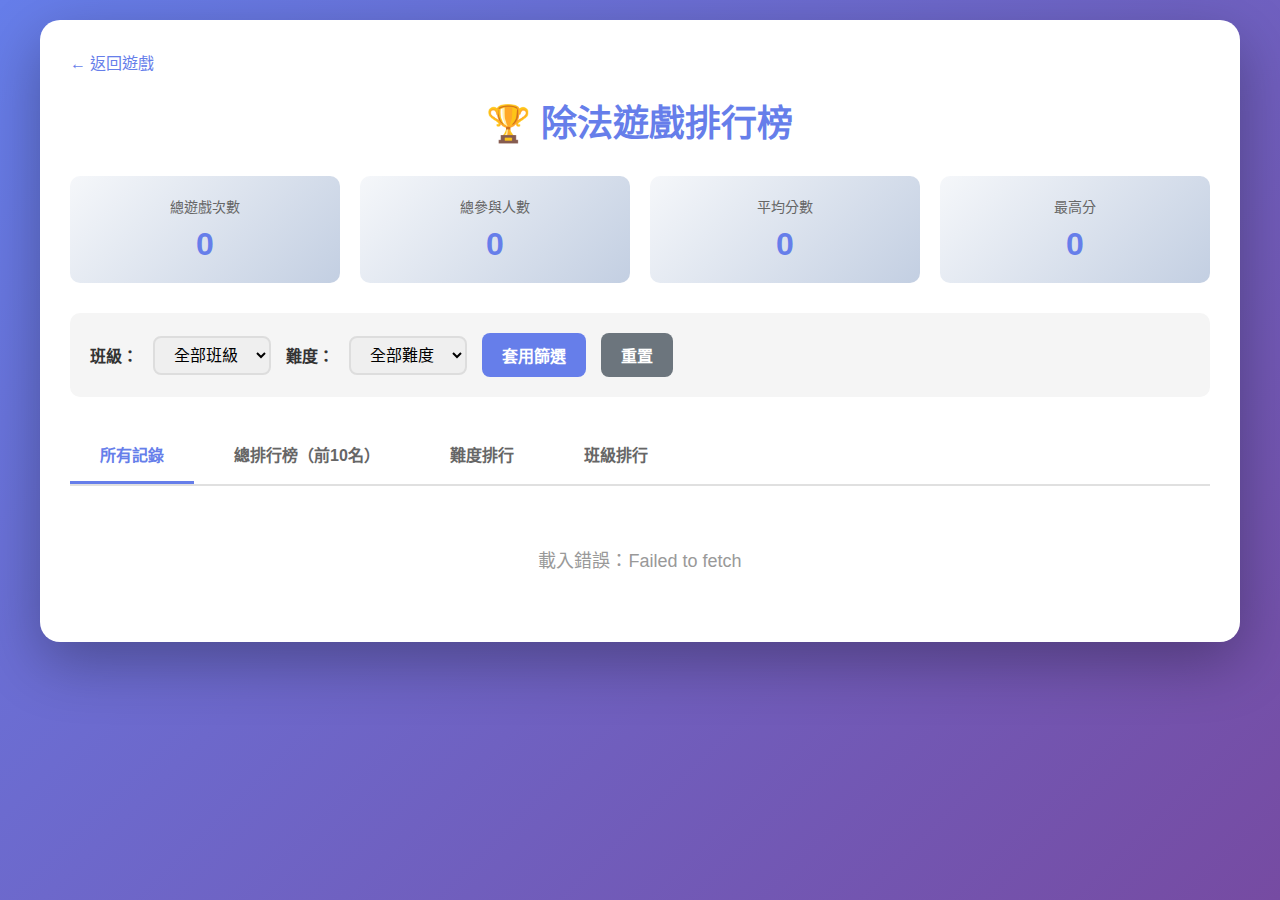
<file: division/division-ranking.html>
<!DOCTYPE html>
<html lang="zh-TW">
<head>
    <meta charset="UTF-8">
    <meta name="viewport" content="width=device-width, initial-scale=1.0">
    <title>除法遊戲 - 排行榜</title>
    <style>
        * {
            margin: 0;
            padding: 0;
            box-sizing: border-box;
        }

        body {
            font-family: 'Microsoft JhengHei', Arial, sans-serif;
            background: linear-gradient(135deg, #667eea 0%, #764ba2 100%);
            min-height: 100vh;
            padding: 20px;
        }

        .container {
            max-width: 1200px;
            margin: 0 auto;
            background: white;
            border-radius: 20px;
            padding: 30px;
            box-shadow: 0 20px 60px rgba(0,0,0,0.3);
        }

        .header {
            text-align: center;
            margin-bottom: 30px;
        }

        .header h1 {
            color: #667eea;
            font-size: 36px;
            margin-bottom: 10px;
        }

        .back-link {
            display: inline-block;
            color: #667eea;
            text-decoration: none;
            margin-bottom: 20px;
            font-size: 16px;
        }

        .back-link:hover {
            text-decoration: underline;
        }

        .filter-section {
            background: #f5f5f5;
            padding: 20px;
            border-radius: 10px;
            margin-bottom: 30px;
        }

        .filter-group {
            display: flex;
            gap: 15px;
            flex-wrap: wrap;
            align-items: center;
        }

        .filter-group label {
            font-weight: bold;
            color: #333;
        }

        .filter-group select {
            padding: 8px 15px;
            border: 2px solid #ddd;
            border-radius: 8px;
            font-size: 16px;
            cursor: pointer;
        }

        .filter-group button {
            padding: 10px 20px;
            background: #667eea;
            color: white;
            border: none;
            border-radius: 8px;
            cursor: pointer;
            font-size: 16px;
            font-weight: bold;
        }

        .filter-group button:hover {
            background: #764ba2;
        }

        .tabs {
            display: flex;
            gap: 10px;
            margin-bottom: 20px;
            border-bottom: 2px solid #e0e0e0;
        }

        .tab {
            padding: 15px 30px;
            background: transparent;
            border: none;
            cursor: pointer;
            font-size: 16px;
            font-weight: bold;
            color: #666;
            border-bottom: 3px solid transparent;
            transition: all 0.3s;
        }

        .tab.active {
            color: #667eea;
            border-bottom-color: #667eea;
        }

        .tab:hover {
            color: #667eea;
        }

        .table-container {
            overflow-x: auto;
        }

        table {
            width: 100%;
            border-collapse: collapse;
            margin-bottom: 20px;
        }

        table thead {
            background: linear-gradient(135deg, #667eea 0%, #764ba2 100%);
            color: white;
        }

        table th, table td {
            padding: 12px;
            text-align: left;
            border-bottom: 1px solid #e0e0e0;
        }

        table tbody tr:hover {
            background: #f5f5f5;
        }

        .rank-badge {
            display: inline-block;
            width: 30px;
            height: 30px;
            line-height: 30px;
            text-align: center;
            border-radius: 50%;
            font-weight: bold;
            color: white;
        }

        .rank-1 { background: linear-gradient(135deg, #FFD700, #FFA500); }
        .rank-2 { background: linear-gradient(135deg, #C0C0C0, #808080); }
        .rank-3 { background: linear-gradient(135deg, #CD7F32, #8B4513); }
        .rank-other { background: #999; }

        .score-highlight {
            font-size: 18px;
            font-weight: bold;
            color: #667eea;
        }

        .difficulty-badge {
            display: inline-block;
            padding: 4px 12px;
            border-radius: 12px;
            font-size: 12px;
            font-weight: bold;
        }

        .difficulty-easy { background: #d4edda; color: #155724; }
        .difficulty-medium { background: #fff3cd; color: #856404; }
        .difficulty-hard { background: #f8d7da; color: #721c24; }

        .loading {
            text-align: center;
            padding: 40px;
            color: #667eea;
            font-size: 18px;
        }

        .no-data {
            text-align: center;
            padding: 40px;
            color: #999;
            font-size: 18px;
        }

        .stats-card {
            display: grid;
            grid-template-columns: repeat(auto-fit, minmax(200px, 1fr));
            gap: 20px;
            margin-bottom: 30px;
        }

        .stat-item {
            background: linear-gradient(135deg, #f5f7fa 0%, #c3cfe2 100%);
            padding: 20px;
            border-radius: 10px;
            text-align: center;
        }

        .stat-label {
            font-size: 14px;
            color: #666;
            margin-bottom: 10px;
        }

        .stat-value {
            font-size: 32px;
            font-weight: bold;
            color: #667eea;
        }

        @media (max-width: 768px) {
            .filter-group {
                flex-direction: column;
                align-items: stretch;
            }

            .tabs {
                overflow-x: auto;
            }

            table {
                font-size: 14px;
            }

            table th, table td {
                padding: 8px;
            }
        }
    </style>
</head>
<body>
    <div class="container">
        <a href="division.html" class="back-link">← 返回遊戲</a>
        
        <div class="header">
            <h1>🏆 除法遊戲排行榜</h1>
        </div>

        <!-- 統計卡片 -->
        <div class="stats-card">
            <div class="stat-item">
                <div class="stat-label">總遊戲次數</div>
                <div class="stat-value" id="totalGames">0</div>
            </div>
            <div class="stat-item">
                <div class="stat-label">總參與人數</div>
                <div class="stat-value" id="totalPlayers">0</div>
            </div>
            <div class="stat-item">
                <div class="stat-label">平均分數</div>
                <div class="stat-value" id="avgScore">0</div>
            </div>
            <div class="stat-item">
                <div class="stat-label">最高分</div>
                <div class="stat-value" id="highestScore">0</div>
            </div>
        </div>

        <!-- 篩選區 -->
        <div class="filter-section">
            <div class="filter-group">
                <label>班級：</label>
                <select id="classFilter">
                    <option value="">全部班級</option>
                    <option value="P1A">P1A</option>
                    <option value="P1B">P1B</option>
                    <option value="P1C">P1C</option>
                    <option value="P1D">P1D</option>
                    <option value="P2A">P2A</option>
                    <option value="P2B">P2B</option>
                    <option value="P2C">P2C</option>
                    <option value="P2D">P2D</option>
                    <option value="P3A">P3A</option>
                    <option value="P3B">P3B</option>
                    <option value="P3C">P3C</option>
                    <option value="P3D">P3D</option>
                </select>

                <label>難度：</label>
                <select id="difficultyFilter">
                    <option value="">全部難度</option>
                    <option value="easy">簡單</option>
                    <option value="medium">中等</option>
                    <option value="hard">困難</option>
                </select>

                <button onclick="applyFilters()">套用篩選</button>
                <button onclick="resetFilters()" style="background: #6c757d;">重置</button>
            </div>
        </div>

        <!-- 分頁標籤 -->
        <div class="tabs">
            <button class="tab active" onclick="switchTab('all')">所有記錄</button>
            <button class="tab" onclick="switchTab('top10')">總排行榜（前10名）</button>
            <button class="tab" onclick="switchTab('difficulty')">難度排行</button>
            <button class="tab" onclick="switchTab('class')">班級排行</button>
        </div>

        <!-- 表格容器 -->
        <div class="table-container">
            <div id="tableContent">
                <div class="loading">載入中...</div>
            </div>
        </div>
    </div>

    <script src="../api-config.js"></script>
    <script>
        let allRecords = [];
        let currentTab = 'all';
        let currentClass = '';
        let currentDifficulty = '';

        // 載入所有記錄
        async function loadAllRecords() {
            try {
                const response = await fetch(API_CONFIG.baseURL, {
                    method: 'POST',
                    headers: { 'Content-Type': 'application/json' },
                    body: JSON.stringify({
                        sql: 'SELECT * FROM division_game_records ORDER BY created_at DESC'
                    })
                });

                const data = await response.json();
                
                if (data.status === 'success') {
                    allRecords = data.data || [];
                    updateStats();
                    displayCurrentTab();
                } else {
                    showError('載入失敗：' + data.message);
                }
            } catch (error) {
                showError('載入錯誤：' + error.message);
            }
        }

        // 更新統計資料
        function updateStats() {
            document.getElementById('totalGames').textContent = allRecords.length;
            
            // 計算參與人數
            const uniquePlayers = new Set(allRecords.map(r => `${r.class}-${r.student_id}`));
            document.getElementById('totalPlayers').textContent = uniquePlayers.size;
            
            // 計算平均分數
            const avgScore = allRecords.length > 0 
                ? Math.round(allRecords.reduce((sum, r) => sum + parseInt(r.score), 0) / allRecords.length)
                : 0;
            document.getElementById('avgScore').textContent = avgScore;
            
            // 最高分
            const highest = allRecords.length > 0
                ? Math.max(...allRecords.map(r => parseInt(r.score)))
                : 0;
            document.getElementById('highestScore').textContent = highest;
        }

        // 切換標籤
        function switchTab(tab) {
            currentTab = tab;
            
            // 更新標籤樣式
            document.querySelectorAll('.tab').forEach(t => t.classList.remove('active'));
            event.target.classList.add('active');
            
            displayCurrentTab();
        }

        // 顯示當前標籤內容
        function displayCurrentTab() {
            const filtered = filterRecords();
            
            switch(currentTab) {
                case 'all':
                    displayAllRecords(filtered);
                    break;
                case 'top10':
                    displayTop10(filtered);
                    break;
                case 'difficulty':
                    displayDifficultyRanking(filtered);
                    break;
                case 'class':
                    displayClassRanking(filtered);
                    break;
            }
        }

        // 篩選記錄
        function filterRecords() {
            return allRecords.filter(record => {
                if (currentClass && record.class !== currentClass) return false;
                if (currentDifficulty && record.difficulty !== currentDifficulty) return false;
                return true;
            });
        }

        // 顯示所有記錄
        function displayAllRecords(records) {
            if (records.length === 0) {
                document.getElementById('tableContent').innerHTML = '<div class="no-data">暫無記錄</div>';
                return;
            }

            let html = `
                <table>
                    <thead>
                        <tr>
                            <th>班級</th>
                            <th>學號</th>
                            <th>分數</th>
                            <th>答對/總題數</th>
                            <th>正確率</th>
                            <th>難度</th>
                            <th>時間</th>
                            <th>遊戲時間</th>
                        </tr>
                    </thead>
                    <tbody>
            `;

            records.forEach(record => {
                const accuracy = Math.round((record.correct_answers / record.total_questions) * 100);
                html += `
                    <tr>
                        <td>${record.class}</td>
                        <td>${record.student_id}</td>
                        <td><span class="score-highlight">${record.score}</span></td>
                        <td>${record.correct_answers} / ${record.total_questions}</td>
                        <td>${accuracy}%</td>
                        <td><span class="difficulty-badge difficulty-${record.difficulty}">${getDifficultyText(record.difficulty)}</span></td>
                        <td>${formatTime(record.time_spent)}</td>
                        <td>${formatDateTime(record.created_at)}</td>
                    </tr>
                `;
            });

            html += '</tbody></table>';
            document.getElementById('tableContent').innerHTML = html;
        }

        // 顯示前10名
        function displayTop10(records) {
            // 按分數排序
            const sorted = [...records].sort((a, b) => b.score - a.score).slice(0, 10);
            
            if (sorted.length === 0) {
                document.getElementById('tableContent').innerHTML = '<div class="no-data">暫無記錄</div>';
                return;
            }

            let html = `
                <table>
                    <thead>
                        <tr>
                            <th>排名</th>
                            <th>班級</th>
                            <th>學號</th>
                            <th>分數</th>
                            <th>答對/總題數</th>
                            <th>難度</th>
                            <th>遊戲時間</th>
                        </tr>
                    </thead>
                    <tbody>
            `;

            sorted.forEach((record, index) => {
                const rank = index + 1;
                const rankClass = rank <= 3 ? `rank-${rank}` : 'rank-other';
                html += `
                    <tr>
                        <td><span class="rank-badge ${rankClass}">${rank}</span></td>
                        <td>${record.class}</td>
                        <td>${record.student_id}</td>
                        <td><span class="score-highlight">${record.score}</span></td>
                        <td>${record.correct_answers} / ${record.total_questions}</td>
                        <td><span class="difficulty-badge difficulty-${record.difficulty}">${getDifficultyText(record.difficulty)}</span></td>
                        <td>${formatDateTime(record.created_at)}</td>
                    </tr>
                `;
            });

            html += '</tbody></table>';
            document.getElementById('tableContent').innerHTML = html;
        }

        // 顯示難度排行
        function displayDifficultyRanking(records) {
            const difficulties = ['easy', 'medium', 'hard'];
            let html = '';

            difficulties.forEach(difficulty => {
                const filtered = records.filter(r => r.difficulty === difficulty);
                const sorted = [...filtered].sort((a, b) => b.score - a.score).slice(0, 10);

                if (sorted.length > 0) {
                    html += `
                        <h3 style="margin: 20px 0 10px 0; color: #667eea;">
                            ${getDifficultyText(difficulty)} - 前10名
                        </h3>
                        <table>
                            <thead>
                                <tr>
                                    <th>排名</th>
                                    <th>班級</th>
                                    <th>學號</th>
                                    <th>分數</th>
                                    <th>正確率</th>
                                    <th>遊戲時間</th>
                                </tr>
                            </thead>
                            <tbody>
                    `;

                    sorted.forEach((record, index) => {
                        const rank = index + 1;
                        const rankClass = rank <= 3 ? `rank-${rank}` : 'rank-other';
                        const accuracy = Math.round((record.correct_answers / record.total_questions) * 100);
                        html += `
                            <tr>
                                <td><span class="rank-badge ${rankClass}">${rank}</span></td>
                                <td>${record.class}</td>
                                <td>${record.student_id}</td>
                                <td><span class="score-highlight">${record.score}</span></td>
                                <td>${accuracy}%</td>
                                <td>${formatDateTime(record.created_at)}</td>
                            </tr>
                        `;
                    });

                    html += '</tbody></table>';
                }
            });

            if (html === '') {
                html = '<div class="no-data">暫無記錄</div>';
            }

            document.getElementById('tableContent').innerHTML = html;
        }

        // 顯示班級排行
        function displayClassRanking(records) {
            // 按班級分組，取每個學生的最高分
            const classMap = {};
            records.forEach(record => {
                const key = `${record.class}-${record.student_id}`;
                if (!classMap[key] || record.score > classMap[key].score) {
                    classMap[key] = record;
                }
            });

            const sorted = Object.values(classMap).sort((a, b) => b.score - a.score).slice(0, 10);

            if (sorted.length === 0) {
                document.getElementById('tableContent').innerHTML = '<div class="no-data">暫無記錄</div>';
                return;
            }

            let html = `
                <table>
                    <thead>
                        <tr>
                            <th>排名</th>
                            <th>班級</th>
                            <th>學號</th>
                            <th>最高分</th>
                            <th>難度</th>
                            <th>正確率</th>
                        </tr>
                    </thead>
                    <tbody>
            `;

            sorted.forEach((record, index) => {
                const rank = index + 1;
                const rankClass = rank <= 3 ? `rank-${rank}` : 'rank-other';
                const accuracy = Math.round((record.correct_answers / record.total_questions) * 100);
                html += `
                    <tr>
                        <td><span class="rank-badge ${rankClass}">${rank}</span></td>
                        <td>${record.class}</td>
                        <td>${record.student_id}</td>
                        <td><span class="score-highlight">${record.score}</span></td>
                        <td><span class="difficulty-badge difficulty-${record.difficulty}">${getDifficultyText(record.difficulty)}</span></td>
                        <td>${accuracy}%</td>
                    </tr>
                `;
            });

            html += '</tbody></table>';
            document.getElementById('tableContent').innerHTML = html;
        }

        // 套用篩選
        function applyFilters() {
            currentClass = document.getElementById('classFilter').value;
            currentDifficulty = document.getElementById('difficultyFilter').value;
            displayCurrentTab();
        }

        // 重置篩選
        function resetFilters() {
            document.getElementById('classFilter').value = '';
            document.getElementById('difficultyFilter').value = '';
            currentClass = '';
            currentDifficulty = '';
            displayCurrentTab();
        }

        // 工具函數
        function getDifficultyText(difficulty) {
            const map = { easy: '簡單', medium: '中等', hard: '困難' };
            return map[difficulty] || difficulty;
        }

        function formatTime(seconds) {
            const min = Math.floor(seconds / 60);
            const sec = seconds % 60;
            return `${min}分${sec}秒`;
        }

        function formatDateTime(dateStr) {
            const date = new Date(dateStr);
            return date.toLocaleString('zh-TW', {
                year: 'numeric',
                month: '2-digit',
                day: '2-digit',
                hour: '2-digit',
                minute: '2-digit'
            });
        }

        function showError(message) {
            document.getElementById('tableContent').innerHTML = 
                `<div class="no-data">${message}</div>`;
        }

        // 頁面載入時執行
        window.onload = loadAllRecords;
    </script>
</body>
</html>
</file>
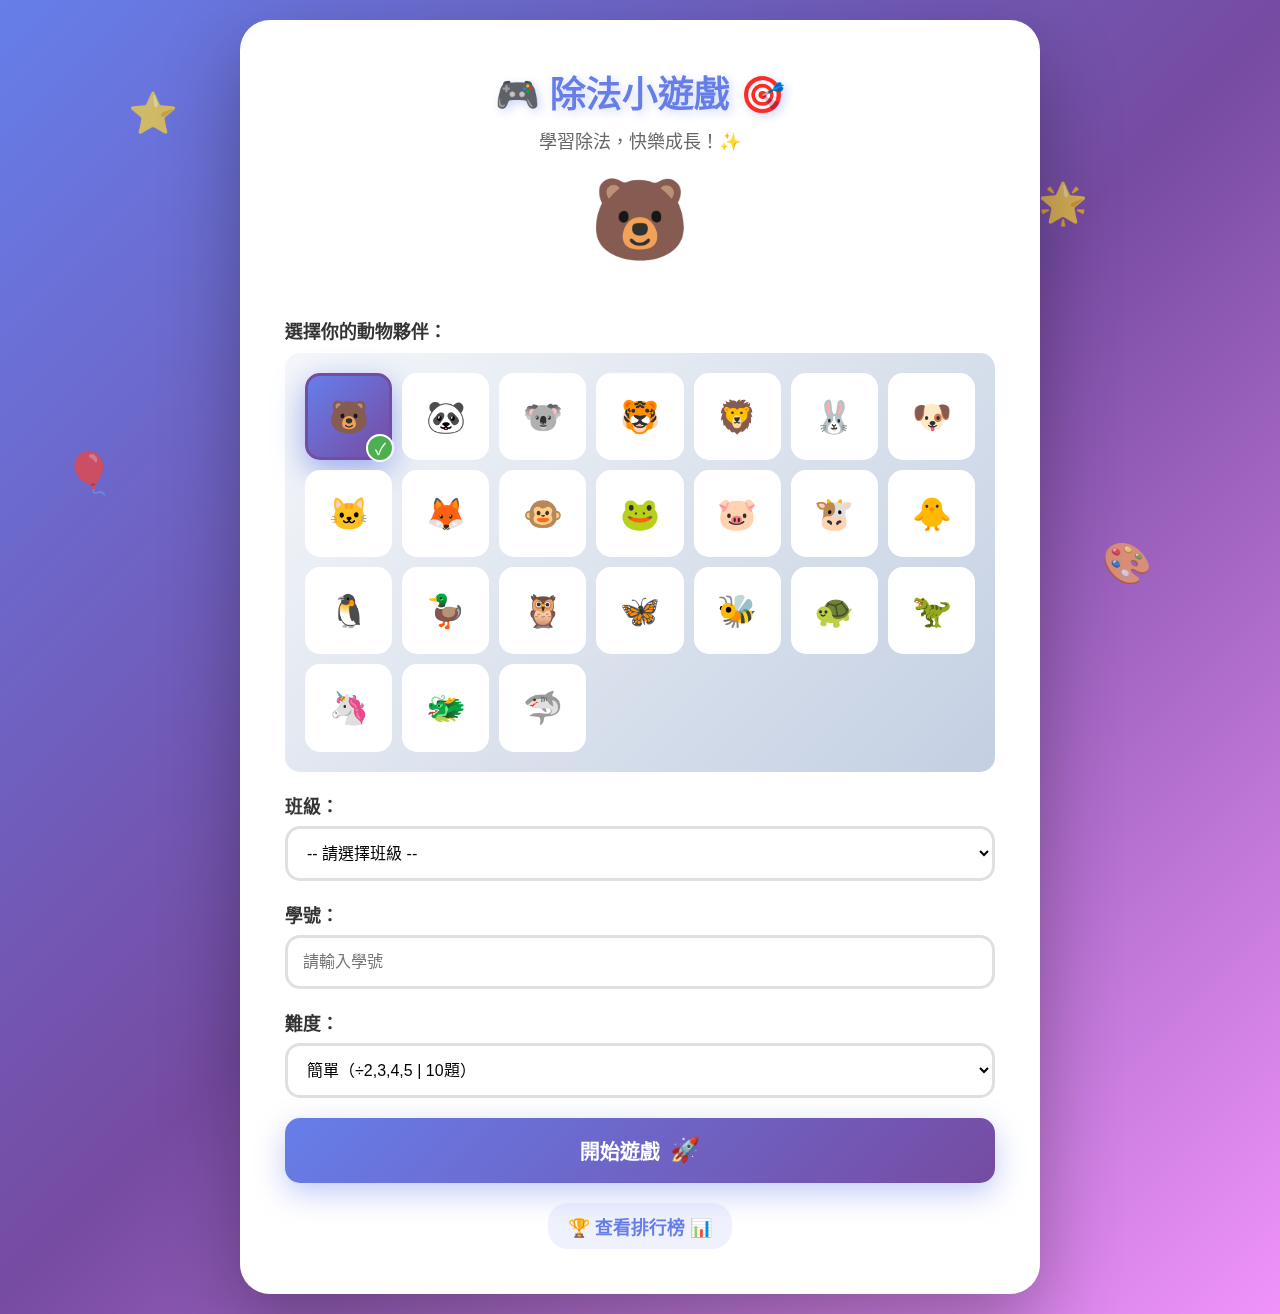
<file: division/division.html>
<!DOCTYPE html>
<html lang="zh-TW">
<head>
    <meta charset="UTF-8">
    <meta name="viewport" content="width=device-width, initial-scale=1.0">
    <title>🎮 除法小遊戲 - 二年級數學</title>
    <link rel="stylesheet" href="division.css">
</head>
<body>
    <!-- 浮動裝飾 -->
    <div class="floating-decorations">
        <div class="decoration">⭐</div>
        <div class="decoration">🌟</div>
        <div class="decoration">💫</div>
        <div class="decoration">✨</div>
        <div class="decoration">🎈</div>
        <div class="decoration">🎨</div>
        <div class="decoration">🎯</div>
        <div class="decoration">🏆</div>
    </div>
    
    <div class="container">
        <!-- 登入畫面 -->
        <div id="loginScreen" class="login-screen">
            <div class="header">
                <h1 class="animated-title">🎮 除法小遊戲 🎯</h1>
                <p class="subtitle-fancy">學習除法，快樂成長！✨</p>
                <div class="mascot" id="selectedMascot">🐻</div>
            </div>
            
            <div class="form-group">
                <label for="mascotSelect">選擇你的動物夥伴：</label>
                <div class="mascot-selection">
                    <div class="mascot-option" data-mascot="🐻" title="小熊">🐻</div>
                    <div class="mascot-option" data-mascot="🐼" title="熊貓">🐼</div>
                    <div class="mascot-option" data-mascot="🐨" title="無尾熊">🐨</div>
                    <div class="mascot-option" data-mascot="🐯" title="老虎">🐯</div>
                    <div class="mascot-option" data-mascot="🦁" title="獅子">🦁</div>
                    <div class="mascot-option" data-mascot="🐰" title="兔子">🐰</div>
                    <div class="mascot-option" data-mascot="🐶" title="小狗">🐶</div>
                    <div class="mascot-option" data-mascot="🐱" title="小貓">🐱</div>
                    <div class="mascot-option" data-mascot="🦊" title="狐狸">🦊</div>
                    <div class="mascot-option" data-mascot="🐵" title="猴子">🐵</div>
                    <div class="mascot-option" data-mascot="🐸" title="青蛙">🐸</div>
                    <div class="mascot-option" data-mascot="🐷" title="小豬">🐷</div>
                    <div class="mascot-option" data-mascot="🐮" title="乳牛">🐮</div>
                    <div class="mascot-option" data-mascot="🐥" title="小雞">🐥</div>
                    <div class="mascot-option" data-mascot="🐧" title="企鵝">🐧</div>
                    <div class="mascot-option" data-mascot="🦆" title="鴨子">🦆</div>
                    <div class="mascot-option" data-mascot="🦉" title="貓頭鷹">🦉</div>
                    <div class="mascot-option" data-mascot="🦋" title="蝴蝶">🦋</div>
                    <div class="mascot-option" data-mascot="🐝" title="蜜蜂">🐝</div>
                    <div class="mascot-option" data-mascot="🐢" title="烏龜">🐢</div>
                    <div class="mascot-option" data-mascot="🦖" title="恐龍">🦖</div>
                    <div class="mascot-option" data-mascot="🦄" title="獨角獸">🦄</div>
                    <div class="mascot-option" data-mascot="🐲" title="龍">🐲</div>
                    <div class="mascot-option" data-mascot="🦈" title="鯊魚">🦈</div>
                </div>
            </div>
            
            <div class="form-group">
                <label for="classInput">班級：</label>
                <select id="classInput">
                    <option value="">-- 請選擇班級 --</option>
                    <option value="P1A">P1A</option>
                    <option value="P1B">P1B</option>
                    <option value="P1C">P1C</option>
                    <option value="P1D">P1D</option>
                    <option value="P2A">P2A</option>
                    <option value="P2B">P2B</option>
                    <option value="P2C">P2C</option>
                    <option value="P2D">P2D</option>
                    <option value="P3A">P3A</option>
                    <option value="P3B">P3B</option>
                    <option value="P3C">P3C</option>
                    <option value="P3D">P3D</option>
                </select>
            </div>
            
            <div class="form-group">
                <label for="studentIdInput">學號：</label>
                <input type="text" id="studentIdInput" placeholder="請輸入學號" maxlength="20">
            </div>
            
            <div class="form-group">
                <label for="difficultySelect">難度：</label>
                <select id="difficultySelect">
                    <option value="easy">簡單（÷2,3,4,5 | 10題）</option>
                    <option value="medium">中等（÷2-9 | 15題）</option>
                    <option value="hard">困難（÷2-12 | 20題）</option>
                </select>
            </div>
            
            <button class="btn btn-primary btn-animated" onclick="startGame()">
                <span class="btn-text">開始遊戲</span>
                <span class="btn-emoji">🚀</span>
            </button>
            
            <div style="text-align: center; margin-top: 20px;">
                <a href="division-ranking.html" class="ranking-link">
                    🏆 查看排行榜 📊
                </a>
            </div>
        </div>
        
        <!-- 遊戲畫面 -->
        <div id="gameScreen" class="game-screen">
            <div class="header">
                <h1 class="game-title">🎮 除法練習 🎯</h1>
                <div class="game-mascot" id="gameMascot">🐻</div>
                <p id="studentInfo" class="student-info-fancy"></p>
            </div>
            
            <div class="game-info">
                <div class="info-item info-score">
                    <div class="info-icon">💰</div>
                    <div class="info-label">分數</div>
                    <div class="info-value" id="scoreDisplay">0</div>
                </div>
                <div class="info-item info-question">
                    <div class="info-icon">📝</div>
                    <div class="info-label">題數</div>
                    <div class="info-value" id="questionCount">0 / 10</div>
                </div>
                <div class="info-item info-correct">
                    <div class="info-icon">✅</div>
                    <div class="info-label">答對</div>
                    <div class="info-value" id="correctCount">0</div>
                </div>
            </div>
            
            <div class="question-container">
                <div class="question-decoration">🌈</div>
                <div class="question" id="questionText">準備中...</div>
                <input type="number" 
                       id="answerInput" 
                       class="answer-input" 
                       placeholder="?"
                       min="0">
                <div class="question-decoration-bottom">🎨</div>
            </div>
            
            <div id="feedback" class="feedback"></div>
            
            <button class="btn btn-success btn-animated" onclick="checkAnswer()">
                <span class="btn-text">確認答案</span>
                <span class="btn-emoji">✓</span>
            </button>
        </div>
        
        <!-- 結果畫面 -->
        <div id="resultScreen" class="result-screen">
            <div class="header">
                <h1 class="result-title">🎉 遊戲結束 🎊</h1>
                <div class="result-mascot" id="resultMascot">🐻</div>
                <div class="celebration">🎈🎈🎈</div>
            </div>
            
            <div class="result-container">
                <div class="trophy-animation">🏆</div>
                <div class="encouragement" id="encouragement"></div>
                
                <div class="score-display-wrapper">
                    <div class="score-label">你的分數</div>
                    <div class="score-display" id="finalScore">0</div>
                    <div class="stars-rating" id="starsRating">⭐⭐⭐</div>
                </div>
                
                <div class="result-stats">
                    <div class="stat-row">
                        <span class="stat-label">答對題數：</span>
                        <span class="stat-value"><span id="finalCorrect">0</span> / <span id="finalTotal">10</span></span>
                    </div>
                    <div class="stat-row">
                        <span class="stat-label">正確率：</span>
                        <span class="stat-value" id="finalAccuracy">0%</span>
                    </div>
                    <div class="stat-row">
                        <span class="stat-label">花費時間：</span>
                        <span class="stat-value" id="finalTime">0分0秒</span>
                    </div>
                </div>
                
                <!-- 班級排行榜 -->
                <div class="class-ranking">
                    <h3 class="ranking-title">
                        <span class="ranking-icon">🏅</span>
                        <span id="rankingClassInfo">班級排行榜</span>
                    </h3>
                    <div class="ranking-loading" id="rankingLoading">載入中...</div>
                    <div class="ranking-list" id="rankingList">
                        <!-- 排行榜內容將由 JavaScript 動態生成 -->
                    </div>
                </div>
                
                <div class="button-group">
                    <button class="btn btn-success btn-animated" onclick="playAgain()">
                        <span class="btn-text">再玩一次</span>
                        <span class="btn-emoji">🔄</span>
                    </button>
                    <button class="btn btn-primary btn-animated" onclick="backToHome()">
                        <span class="btn-text">返回首頁</span>
                        <span class="btn-emoji">🏠</span>
                    </button>
                </div>
            </div>
        </div>
    </div>
    
    <script src="division.js"></script>
</body>
</html>
</file>
<file: styles.css>
/* 重置樣式 */
* {
    margin: 0;
    padding: 0;
    box-sizing: border-box;
}

body {
    font-family: 'Microsoft JhengHei', 'Arial', sans-serif;
    background: linear-gradient(135deg, #667eea 0%, #764ba2 100%);
    min-height: 100vh;
    display: flex;
    justify-content: center;
    align-items: center;
    padding: 20px;
    position: relative;
    overflow-x: hidden;
}

/* 星星背景 */
.stars {
    position: fixed;
    top: 0;
    left: 0;
    width: 100%;
    height: 100%;
    pointer-events: none;
    z-index: 0;
}

.stars::before,
.stars::after {
    content: '✨';
    position: absolute;
    font-size: 20px;
    animation: twinkle 3s infinite;
}

.stars::before {
    top: 20%;
    left: 10%;
    animation-delay: 0s;
}

.stars::after {
    top: 60%;
    right: 15%;
    animation-delay: 1.5s;
}

@keyframes twinkle {
    0%, 100% { opacity: 0.3; transform: scale(1); }
    50% { opacity: 1; transform: scale(1.2); }
}

/* 主容器 */
.main-container {
    max-width: 1200px;
    width: 100%;
    position: relative;
    z-index: 1;
}

/* 頭部 */
.header {
    text-align: center;
    margin-bottom: 40px;
    animation: fadeInDown 0.8s ease-out;
}

.title {
    font-size: 48px;
    color: white;
    text-shadow: 3px 3px 6px rgba(0,0,0,0.3);
    margin-bottom: 10px;
}

.subtitle {
    font-size: 20px;
    color: rgba(255,255,255,0.95);
    text-shadow: 2px 2px 4px rgba(0,0,0,0.2);
}

/* 彈跳動畫 */
.bounce {
    animation: bounce 2s infinite;
}

@keyframes bounce {
    0%, 20%, 50%, 80%, 100% {
        transform: translateY(0);
    }
    40% {
        transform: translateY(-20px);
    }
    60% {
        transform: translateY(-10px);
    }
}

@keyframes fadeInDown {
    from {
        opacity: 0;
        transform: translateY(-30px);
    }
    to {
        opacity: 1;
        transform: translateY(0);
    }
}

/* 卡片容器 */
.cards-container {
    display: grid;
    grid-template-columns: repeat(auto-fit, minmax(280px, 1fr));
    gap: 30px;
    margin-bottom: 40px;
}

/* 卡片樣式 */
.card {
    background: white;
    border-radius: 20px;
    padding: 30px;
    text-align: center;
    text-decoration: none;
    color: #333;
    box-shadow: 0 10px 30px rgba(0,0,0,0.2);
    transition: all 0.3s ease;
    position: relative;
    overflow: hidden;
    animation: fadeInUp 0.8s ease-out;
    animation-fill-mode: both;
}

.card:nth-child(1) { animation-delay: 0.1s; }
.card:nth-child(2) { animation-delay: 0.2s; }
.card:nth-child(3) { animation-delay: 0.3s; }

@keyframes fadeInUp {
    from {
        opacity: 0;
        transform: translateY(30px);
    }
    to {
        opacity: 1;
        transform: translateY(0);
    }
}

.card::before {
    content: '';
    position: absolute;
    top: -50%;
    left: -50%;
    width: 200%;
    height: 200%;
    background: linear-gradient(45deg, transparent, rgba(255,255,255,0.3), transparent);
    transform: rotate(45deg);
    transition: all 0.5s;
}

.card:hover::before {
    left: 100%;
}

.card:hover {
    transform: translateY(-10px) scale(1.05);
    box-shadow: 0 20px 40px rgba(0,0,0,0.3);
}

/* 遊戲卡片特殊樣式 */
.card-game {
    background: linear-gradient(135deg, #ffeaa7 0%, #fdcb6e 100%);
    border: 4px solid #ff6b6b;
}

.card-game:hover {
    background: linear-gradient(135deg, #fdcb6e 0%, #ffeaa7 100%);
    animation: wiggle 0.5s ease;
}

@keyframes wiggle {
    0%, 100% { transform: translateY(-10px) rotate(0deg); }
    25% { transform: translateY(-10px) rotate(-5deg); }
    75% { transform: translateY(-10px) rotate(5deg); }
}

.card-create {
    background: linear-gradient(135deg, #a8e6cf 0%, #3fb88d 100%);
}

.card-manage {
    background: linear-gradient(135deg, #c7ceea 0%, #8e9aaf 100%);
}

/* 卡片圖示 */
.card-icon {
    font-size: 80px;
    margin-bottom: 15px;
    animation: float 3s ease-in-out infinite;
}

@keyframes float {
    0%, 100% { transform: translateY(0px); }
    50% { transform: translateY(-15px); }
}

.card:hover .card-icon {
    animation: spin 0.6s ease;
}

@keyframes spin {
    0% { transform: rotate(0deg) scale(1); }
    50% { transform: rotate(180deg) scale(1.2); }
    100% { transform: rotate(360deg) scale(1); }
}

/* 卡片標題 */
.card-title {
    font-size: 24px;
    font-weight: bold;
    margin-bottom: 10px;
    color: #2d3436;
}

/* 卡片描述 */
.card-description {
    font-size: 16px;
    color: #636e72;
    margin-bottom: 15px;
}

/* 卡片徽章 */
.card-badge {
    display: inline-block;
    background: rgba(255,255,255,0.9);
    color: #e74c3c;
    padding: 5px 15px;
    border-radius: 20px;
    font-size: 12px;
    font-weight: bold;
    box-shadow: 0 2px 5px rgba(0,0,0,0.1);
}

.card-game .card-badge {
    background: #ff6b6b;
    color: white;
    animation: pulse 2s infinite;
}

@keyframes pulse {
    0%, 100% { transform: scale(1); }
    50% { transform: scale(1.1); }
}

/* 頁尾 */
.footer {
    text-align: center;
    color: white;
    font-size: 18px;
    text-shadow: 2px 2px 4px rgba(0,0,0,0.2);
    animation: fadeIn 1s ease-out 1s both;
}

@keyframes fadeIn {
    from { opacity: 0; }
    to { opacity: 1; }
}

/* 響應式設計 */
@media (max-width: 768px) {
    .title {
        font-size: 32px;
    }
    
    .subtitle {
        font-size: 16px;
    }
    
    .cards-container {
        grid-template-columns: 1fr;
        gap: 20px;
    }
    
    .card-icon {
        font-size: 60px;
    }
    
    .card-title {
        font-size: 20px;
    }
}

/* 為小朋友增加更多互動 */
.card-game::after {
    content: '🎉';
    position: absolute;
    top: 10px;
    right: 10px;
    font-size: 30px;
    opacity: 0;
    animation: popIn 0.5s ease;
}

.card-game:hover::after {
    opacity: 1;
    animation: rotate 1s linear infinite;
}

@keyframes popIn {
    0% { transform: scale(0); opacity: 0; }
    50% { transform: scale(1.2); }
    100% { transform: scale(1); opacity: 1; }
}

@keyframes rotate {
    from { transform: rotate(0deg); }
    to { transform: rotate(360deg); }
}

/* 添加更多星星裝飾 */
body::before,
body::after {
    content: '⭐';
    position: fixed;
    font-size: 25px;
    animation: twinkle 4s infinite;
    pointer-events: none;
}

body::before {
    top: 10%;
    right: 20%;
    animation-delay: 0.5s;
}

body::after {
    bottom: 15%;
    left: 25%;
    animation-delay: 2s;
}
</file>
<file: division/division.css>
/* 除法遊戲樣式 - 兒童友善版 */
* {
    margin: 0;
    padding: 0;
    box-sizing: border-box;
}

body {
    font-family: 'Microsoft JhengHei', Arial, sans-serif;
    background: linear-gradient(135deg, #667eea 0%, #764ba2 50%, #f093fb 100%);
    min-height: 100vh;
    display: flex;
    justify-content: center;
    align-items: center;
    padding: 20px;
    position: relative;
    overflow: hidden;
    animation: backgroundShift 10s ease-in-out infinite alternate;
}

@keyframes backgroundShift {
    0% { background-position: 0% 50%; }
    100% { background-position: 100% 50%; }
}

/* 浮動裝飾 */
.floating-decorations {
    position: fixed;
    top: 0;
    left: 0;
    width: 100%;
    height: 100%;
    pointer-events: none;
    z-index: 0;
}

.decoration {
    position: absolute;
    font-size: 40px;
    animation: float 6s ease-in-out infinite;
    opacity: 0.7;
}

.decoration:nth-child(1) {
    top: 10%;
    left: 10%;
    animation-delay: 0s;
    animation-duration: 8s;
}

.decoration:nth-child(2) {
    top: 20%;
    right: 15%;
    animation-delay: 1s;
    animation-duration: 7s;
}

.decoration:nth-child(3) {
    bottom: 20%;
    left: 20%;
    animation-delay: 2s;
    animation-duration: 9s;
}

.decoration:nth-child(4) {
    bottom: 15%;
    right: 25%;
    animation-delay: 3s;
    animation-duration: 6s;
}

.decoration:nth-child(5) {
    top: 50%;
    left: 5%;
    animation-delay: 1.5s;
    animation-duration: 8.5s;
}

.decoration:nth-child(6) {
    top: 60%;
    right: 10%;
    animation-delay: 2.5s;
    animation-duration: 7.5s;
}

.decoration:nth-child(7) {
    top: 30%;
    left: 50%;
    animation-delay: 3.5s;
    animation-duration: 6.5s;
}

.decoration:nth-child(8) {
    bottom: 30%;
    right: 50%;
    animation-delay: 4s;
    animation-duration: 9.5s;
}

@keyframes float {
    0%, 100% {
        transform: translateY(0px) rotate(0deg);
    }
    25% {
        transform: translateY(-30px) rotate(10deg);
    }
    50% {
        transform: translateY(-60px) rotate(-10deg);
    }
    75% {
        transform: translateY(-30px) rotate(5deg);
    }
}

/* 主容器 */
.container {
    background: white;
    border-radius: 30px;
    box-shadow: 0 30px 80px rgba(0,0,0,0.3);
    padding: 40px;
    max-width: 800px;
    width: 100%;
    position: relative;
    z-index: 1;
    animation: containerBounce 0.6s ease-out;
    border: 5px solid rgba(255,255,255,0.3);
}

@keyframes containerBounce {
    0% {
        transform: scale(0.8);
        opacity: 0;
    }
    50% {
        transform: scale(1.05);
    }
    100% {
        transform: scale(1);
        opacity: 1;
    }
}

/* 頭部 */
.header {
    text-align: center;
    margin-bottom: 30px;
    position: relative;
}

.animated-title {
    color: #667eea;
    font-size: 36px;
    margin-bottom: 10px;
    animation: titleBounce 2s ease-in-out infinite;
    text-shadow: 3px 3px 10px rgba(102, 126, 234, 0.3);
}

@keyframes titleBounce {
    0%, 100% {
        transform: translateY(0) scale(1);
    }
    25% {
        transform: translateY(-10px) scale(1.05);
    }
    50% {
        transform: translateY(0) scale(1);
    }
    75% {
        transform: translateY(-5px) scale(1.02);
    }
}

.game-title {
    color: #667eea;
    font-size: 32px;
    margin-bottom: 10px;
    animation: pulse 2s ease-in-out infinite;
}

.result-title {
    color: #ff6b6b;
    font-size: 36px;
    margin-bottom: 10px;
    animation: celebration 1s ease-out;
}

@keyframes celebration {
    0% {
        transform: scale(0) rotate(-180deg);
        opacity: 0;
    }
    50% {
        transform: scale(1.2) rotate(10deg);
    }
    100% {
        transform: scale(1) rotate(0deg);
        opacity: 1;
    }
}

.subtitle-fancy {
    color: #666;
    font-size: 18px;
    animation: fadeInUp 0.8s ease-out 0.3s both;
}

.student-info-fancy {
    color: #764ba2;
    font-size: 16px;
    font-weight: bold;
}

@keyframes fadeInUp {
    from {
        opacity: 0;
        transform: translateY(20px);
    }
    to {
        opacity: 1;
        transform: translateY(0);
    }
}

/* 吉祥物 */
.mascot {
    font-size: 80px;
    margin: 20px 0;
    animation: mascotDance 2s ease-in-out infinite;
    display: inline-block;
}

.game-mascot {
    font-size: 60px;
    margin: 10px 0;
    animation: mascotDance 2s ease-in-out infinite;
    display: inline-block;
}

.result-mascot {
    font-size: 70px;
    margin: 10px 0;
    animation: mascotJump 1s ease-out;
    display: inline-block;
}

@keyframes mascotDance {
    0%, 100% {
        transform: rotate(-10deg) scale(1);
    }
    25% {
        transform: rotate(10deg) scale(1.1);
    }
    50% {
        transform: rotate(-10deg) scale(1);
    }
    75% {
        transform: rotate(10deg) scale(1.1);
    }
}

@keyframes mascotJump {
    0% {
        transform: translateY(30px) scale(0);
        opacity: 0;
    }
    60% {
        transform: translateY(-20px) scale(1.2);
    }
    100% {
        transform: translateY(0) scale(1);
        opacity: 1;
    }
}

/* 吉祥物選擇 */
.mascot-selection {
    display: grid;
    grid-template-columns: repeat(7, 1fr);
    gap: 10px;
    padding: 20px;
    background: linear-gradient(135deg, #f5f7fa 0%, #c3cfe2 100%);
    border-radius: 15px;
    margin-top: 10px;
}

.mascot-option {
    font-size: 32px;
    padding: 12px;
    background: white;
    border-radius: 15px;
    cursor: pointer;
    transition: all 0.3s;
    border: 3px solid transparent;
    display: flex;
    align-items: center;
    justify-content: center;
    aspect-ratio: 1;
    position: relative;
}

.mascot-option:hover {
    transform: scale(1.2);
    border-color: #667eea;
    box-shadow: 0 10px 30px rgba(102, 126, 234, 0.4);
    z-index: 10;
}

.mascot-option.selected {
    background: linear-gradient(135deg, #667eea 0%, #764ba2 100%);
    border-color: #764ba2;
    box-shadow: 0 10px 30px rgba(102, 126, 234, 0.6);
    animation: selectBounce 0.5s ease-out;
}

.mascot-option.selected::after {
    content: '✓';
    position: absolute;
    bottom: -5px;
    right: -5px;
    background: #4CAF50;
    color: white;
    font-size: 16px;
    width: 24px;
    height: 24px;
    border-radius: 50%;
    display: flex;
    align-items: center;
    justify-content: center;
    border: 2px solid white;
}

@keyframes selectBounce {
    0% {
        transform: scale(1);
    }
    50% {
        transform: scale(1.3) rotate(5deg);
    }
    100% {
        transform: scale(1) rotate(0deg);
    }
}

/* 登入頁面 */
.login-screen {
    display: block;
}

.form-group {
    margin-bottom: 20px;
    animation: slideIn 0.5s ease-out both;
}

.form-group:nth-child(2) { animation-delay: 0.1s; }
.form-group:nth-child(3) { animation-delay: 0.2s; }
.form-group:nth-child(4) { animation-delay: 0.3s; }

@keyframes slideIn {
    from {
        opacity: 0;
        transform: translateX(-30px);
    }
    to {
        opacity: 1;
        transform: translateX(0);
    }
}

.form-group label {
    display: block;
    font-weight: bold;
    color: #333;
    margin-bottom: 8px;
    font-size: 18px;
}

.form-group input,
.form-group select {
    width: 100%;
    padding: 15px;
    border: 3px solid #e0e0e0;
    border-radius: 15px;
    font-size: 16px;
    transition: all 0.3s;
    background: white;
    cursor: pointer;
}

.form-group input:focus,
.form-group select:focus {
    outline: none;
    border-color: #667eea;
    box-shadow: 0 0 20px rgba(102, 126, 234, 0.3);
    transform: scale(1.02);
}

/* 按鈕樣式 */
.btn {
    width: 100%;
    padding: 18px;
    border: none;
    border-radius: 15px;
    font-size: 20px;
    font-weight: bold;
    cursor: pointer;
    transition: all 0.3s;
    position: relative;
    overflow: hidden;
}

.btn-animated {
    display: flex;
    align-items: center;
    justify-content: center;
    gap: 10px;
}

.btn-text {
    position: relative;
    z-index: 2;
}

.btn-emoji {
    font-size: 24px;
    animation: emojiSpin 2s ease-in-out infinite;
    position: relative;
    z-index: 2;
}

@keyframes emojiSpin {
    0%, 80%, 100% {
        transform: rotate(0deg);
    }
    85% {
        transform: rotate(20deg);
    }
    90% {
        transform: rotate(-20deg);
    }
    95% {
        transform: rotate(10deg);
    }
}

.btn::before {
    content: '';
    position: absolute;
    top: 50%;
    left: 50%;
    width: 0;
    height: 0;
    border-radius: 50%;
    background: rgba(255,255,255,0.3);
    transform: translate(-50%, -50%);
    transition: width 0.6s, height 0.6s;
}

.btn:hover::before {
    width: 300px;
    height: 300px;
}

.btn-primary {
    background: linear-gradient(135deg, #667eea 0%, #764ba2 100%);
    color: white;
    box-shadow: 0 10px 30px rgba(102, 126, 234, 0.4);
}

.btn-primary:hover {
    transform: translateY(-5px) scale(1.02);
    box-shadow: 0 15px 40px rgba(102, 126, 234, 0.6);
}

.btn-success {
    background: linear-gradient(135deg, #4CAF50 0%, #45a049 100%);
    color: white;
    box-shadow: 0 10px 30px rgba(76, 175, 80, 0.4);
}

.btn-success:hover {
    transform: translateY(-5px) scale(1.02);
    box-shadow: 0 15px 40px rgba(76, 175, 80, 0.6);
}

.btn:active {
    transform: scale(0.95);
}

/* 排行榜連結 */
.ranking-link {
    color: #667eea;
    text-decoration: none;
    font-size: 18px;
    font-weight: bold;
    padding: 10px 20px;
    border-radius: 20px;
    background: rgba(102, 126, 234, 0.1);
    display: inline-block;
    transition: all 0.3s;
}

.ranking-link:hover {
    background: rgba(102, 126, 234, 0.2);
    transform: scale(1.1);
}

/* 遊戲頁面 */
.game-screen,
.result-screen {
    display: none;
}

.game-info {
    display: flex;
    justify-content: space-between;
    margin-bottom: 30px;
    padding: 20px;
    background: linear-gradient(135deg, #f5f7fa 0%, #c3cfe2 100%);
    border-radius: 20px;
    box-shadow: 0 5px 15px rgba(0,0,0,0.1);
}

.info-item {
    text-align: center;
    flex: 1;
    position: relative;
    animation: popIn 0.5s ease-out both;
}

.info-item:nth-child(1) { animation-delay: 0.1s; }
.info-item:nth-child(2) { animation-delay: 0.2s; }
.info-item:nth-child(3) { animation-delay: 0.3s; }

@keyframes popIn {
    0% {
        transform: scale(0);
        opacity: 0;
    }
    50% {
        transform: scale(1.2);
    }
    100% {
        transform: scale(1);
        opacity: 1;
    }
}

.info-icon {
    font-size: 32px;
    margin-bottom: 5px;
    animation: bounce 2s ease-in-out infinite;
}

.info-score .info-icon { animation-delay: 0s; }
.info-question .info-icon { animation-delay: 0.3s; }
.info-correct .info-icon { animation-delay: 0.6s; }

@keyframes bounce {
    0%, 20%, 50%, 80%, 100% {
        transform: translateY(0);
    }
    40% {
        transform: translateY(-10px);
    }
    60% {
        transform: translateY(-5px);
    }
}

.info-label {
    font-size: 14px;
    color: #666;
    margin-bottom: 5px;
    font-weight: bold;
}

.info-value {
    font-size: 28px;
    font-weight: bold;
    background: linear-gradient(135deg, #667eea 0%, #764ba2 100%);
    -webkit-background-clip: text;
    -webkit-text-fill-color: transparent;
    background-clip: text;
}

/* 問題容器 */
.question-container {
    text-align: center;
    padding: 40px 20px;
    background: linear-gradient(135deg, #ffeaa7 0%, #fdcb6e 50%, #ffeaa7 100%);
    border-radius: 25px;
    margin-bottom: 30px;
    position: relative;
    box-shadow: 0 10px 30px rgba(253, 203, 110, 0.4);
    animation: containerPulse 3s ease-in-out infinite;
}

@keyframes containerPulse {
    0%, 100% {
        box-shadow: 0 10px 30px rgba(253, 203, 110, 0.4);
    }
    50% {
        box-shadow: 0 15px 40px rgba(253, 203, 110, 0.6);
    }
}

.question-decoration {
    font-size: 40px;
    margin-bottom: 10px;
    animation: rainbowRotate 3s linear infinite;
}

@keyframes rainbowRotate {
    0% { transform: rotate(0deg); }
    100% { transform: rotate(360deg); }
}

.question-decoration-bottom {
    font-size: 40px;
    margin-top: 10px;
    animation: paintBrush 2s ease-in-out infinite;
}

@keyframes paintBrush {
    0%, 100% { transform: translateX(0) rotate(0deg); }
    25% { transform: translateX(-10px) rotate(-10deg); }
    75% { transform: translateX(10px) rotate(10deg); }
}

.question {
    font-size: 56px;
    font-weight: bold;
    color: #333;
    margin: 20px 0;
    text-shadow: 3px 3px 6px rgba(0,0,0,0.1);
    animation: questionAppear 0.5s ease-out;
}

@keyframes questionAppear {
    0% {
        transform: scale(0) rotate(-180deg);
        opacity: 0;
    }
    60% {
        transform: scale(1.2) rotate(10deg);
    }
    100% {
        transform: scale(1) rotate(0deg);
        opacity: 1;
    }
}

.answer-input {
    width: 200px;
    padding: 15px;
    font-size: 42px;
    text-align: center;
    border: 4px solid #667eea;
    border-radius: 20px;
    font-weight: bold;
    transition: all 0.3s;
    background: white;
}

.answer-input:focus {
    outline: none;
    border-color: #764ba2;
    box-shadow: 0 0 30px rgba(102, 126, 234, 0.5);
    transform: scale(1.1);
}

/* 反饋訊息 */
.feedback {
    margin: 20px 0;
    padding: 20px;
    border-radius: 15px;
    font-size: 22px;
    font-weight: bold;
    text-align: center;
    display: none;
    animation: feedbackPop 0.5s ease-out;
}

@keyframes feedbackPop {
    0% {
        transform: scale(0);
        opacity: 0;
    }
    50% {
        transform: scale(1.2);
    }
    100% {
        transform: scale(1);
        opacity: 1;
    }
}

.feedback.correct {
    background: linear-gradient(135deg, #d4edda 0%, #c3e6cb 100%);
    color: #155724;
    display: block;
    border: 3px solid #28a745;
    box-shadow: 0 10px 30px rgba(40, 167, 69, 0.3);
}

.feedback.incorrect {
    background: linear-gradient(135deg, #f8d7da 0%, #f5c6cb 100%);
    color: #721c24;
    display: block;
    border: 3px solid #dc3545;
    box-shadow: 0 10px 30px rgba(220, 53, 69, 0.3);
}

/* 結果頁面 */
.result-container {
    text-align: center;
}

.trophy-animation {
    font-size: 100px;
    animation: trophyBounce 1s ease-out, trophySpin 2s ease-in-out 1s infinite;
}

@keyframes trophyBounce {
    0% {
        transform: translateY(-200px) scale(0);
        opacity: 0;
    }
    60% {
        transform: translateY(20px) scale(1.2);
        opacity: 1;
    }
    80% {
        transform: translateY(-10px) scale(0.9);
    }
    100% {
        transform: translateY(0) scale(1);
        opacity: 1;
    }
}

@keyframes trophySpin {
    0%, 100% { transform: rotate(-10deg); }
    50% { transform: rotate(10deg); }
}

.celebration {
    font-size: 48px;
    margin: 10px 0;
    animation: confetti 1s ease-out;
}

@keyframes confetti {
    0% {
        transform: translateY(-50px);
        opacity: 0;
    }
    50% {
        transform: translateY(10px);
        opacity: 1;
    }
    100% {
        transform: translateY(0);
        opacity: 1;
    }
}

.score-display-wrapper {
    margin: 30px 0;
    padding: 30px;
    background: linear-gradient(135deg, #ffeaa7 0%, #fdcb6e 100%);
    border-radius: 25px;
    box-shadow: 0 15px 40px rgba(253, 203, 110, 0.4);
}

.score-label {
    font-size: 24px;
    color: #666;
    margin-bottom: 10px;
    font-weight: bold;
}

.score-display {
    font-size: 80px;
    font-weight: bold;
    background: linear-gradient(135deg, #667eea 0%, #764ba2 100%);
    -webkit-background-clip: text;
    -webkit-text-fill-color: transparent;
    background-clip: text;
    margin: 10px 0;
    animation: scoreCount 1s ease-out;
}

@keyframes scoreCount {
    0% {
        transform: scale(0);
        opacity: 0;
    }
    50% {
        transform: scale(1.3);
    }
    100% {
        transform: scale(1);
        opacity: 1;
    }
}

.stars-rating {
    font-size: 48px;
    margin-top: 15px;
    animation: starsAppear 0.8s ease-out 0.5s both;
}

@keyframes starsAppear {
    0% {
        transform: scale(0);
        opacity: 0;
    }
    50% {
        transform: scale(1.3) rotate(360deg);
    }
    100% {
        transform: scale(1) rotate(0deg);
        opacity: 1;
    }
}

.result-stats {
    background: linear-gradient(135deg, #f5f7fa 0%, #c3cfe2 100%);
    padding: 25px;
    border-radius: 20px;
    margin: 20px 0;
    box-shadow: 0 5px 15px rgba(0,0,0,0.1);
}

.stat-row {
    display: flex;
    justify-content: space-between;
    padding: 15px 0;
    border-bottom: 2px solid rgba(102, 126, 234, 0.2);
    font-size: 18px;
}

.stat-row:last-child {
    border-bottom: none;
}

.stat-label {
    font-weight: bold;
    color: #666;
}

.stat-value {
    color: #667eea;
    font-weight: bold;
    font-size: 20px;
}

.encouragement {
    font-size: 28px;
    background: linear-gradient(135deg, #ff6b6b 0%, #ff8e53 100%);
    -webkit-background-clip: text;
    -webkit-text-fill-color: transparent;
    background-clip: text;
    margin: 20px 0;
    font-weight: bold;
    animation: encourageWiggle 2s ease-in-out infinite;
}

@keyframes encourageWiggle {
    0%, 100% { transform: rotate(0deg); }
    25% { transform: rotate(-3deg); }
    75% { transform: rotate(3deg); }
}

/* 班級排行榜 */
.class-ranking {
    background: linear-gradient(135deg, #fff5e6 0%, #ffe6cc 100%);
    border-radius: 20px;
    padding: 20px;
    margin: 30px 0;
    border: 3px solid #ffa500;
    box-shadow: 0 5px 20px rgba(255, 165, 0, 0.2);
}

.ranking-title {
    font-size: 22px;
    color: #ff8c00;
    margin-bottom: 15px;
    text-align: center;
    font-weight: bold;
}

.ranking-icon {
    font-size: 28px;
    margin-right: 8px;
    animation: bounce 2s ease-in-out infinite;
}

.ranking-loading {
    text-align: center;
    color: #666;
    padding: 20px;
    font-size: 16px;
}

.ranking-list {
    max-height: 400px;
    overflow-y: auto;
}

.ranking-item {
    display: flex;
    align-items: center;
    background: white;
    border-radius: 15px;
    padding: 15px;
    margin-bottom: 10px;
    transition: all 0.3s;
    border: 2px solid transparent;
    animation: slideInRight 0.5s ease-out both;
}

.ranking-item:nth-child(1) { animation-delay: 0.1s; }
.ranking-item:nth-child(2) { animation-delay: 0.2s; }
.ranking-item:nth-child(3) { animation-delay: 0.3s; }
.ranking-item:nth-child(4) { animation-delay: 0.4s; }
.ranking-item:nth-child(5) { animation-delay: 0.5s; }
.ranking-item:nth-child(n+6) { animation-delay: 0.6s; }

@keyframes slideInRight {
    from {
        opacity: 0;
        transform: translateX(-30px);
    }
    to {
        opacity: 1;
        transform: translateX(0);
    }
}

.ranking-item:hover {
    transform: translateX(5px);
    box-shadow: 0 5px 15px rgba(0,0,0,0.1);
}

.ranking-item.current-user {
    background: linear-gradient(135deg, #ffd700 0%, #ffed4e 100%);
    border-color: #ffa500;
    box-shadow: 0 5px 20px rgba(255, 215, 0, 0.4);
    animation: highlightPulse 2s ease-in-out infinite;
}

@keyframes highlightPulse {
    0%, 100% {
        box-shadow: 0 5px 20px rgba(255, 215, 0, 0.4);
    }
    50% {
        box-shadow: 0 8px 30px rgba(255, 215, 0, 0.6);
    }
}

.ranking-rank {
    font-size: 20px;
    font-weight: bold;
    min-width: 40px;
    text-align: center;
    margin-right: 15px;
}

.ranking-rank.rank-1 {
    color: #ffd700;
    font-size: 24px;
    text-shadow: 2px 2px 4px rgba(255, 215, 0, 0.3);
}

.ranking-rank.rank-1::before {
    content: '🥇 ';
}

.ranking-rank.rank-2 {
    color: #c0c0c0;
    font-size: 22px;
}

.ranking-rank.rank-2::before {
    content: '🥈 ';
}

.ranking-rank.rank-3 {
    color: #cd7f32;
    font-size: 22px;
}

.ranking-rank.rank-3::before {
    content: '🥉 ';
}

.ranking-mascot {
    font-size: 36px;
    margin-right: 15px;
    animation: mascotBob 2s ease-in-out infinite;
}

@keyframes mascotBob {
    0%, 100% { transform: translateY(0); }
    50% { transform: translateY(-5px); }
}

.ranking-info {
    flex: 1;
}

.ranking-student {
    font-size: 16px;
    font-weight: bold;
    color: #333;
    margin-bottom: 5px;
}

.ranking-details {
    font-size: 14px;
    color: #666;
}

.ranking-score {
    font-size: 28px;
    font-weight: bold;
    background: linear-gradient(135deg, #667eea 0%, #764ba2 100%);
    -webkit-background-clip: text;
    -webkit-text-fill-color: transparent;
    background-clip: text;
    margin-left: 15px;
}

.ranking-empty {
    text-align: center;
    padding: 30px;
    color: #999;
    font-size: 16px;
}

.button-group {
    display: flex;
    gap: 15px;
    margin-top: 30px;
}

.button-group .btn {
    width: auto;
    flex: 1;
}

/* 動畫效果 */
@keyframes shake {
    0%, 100% { transform: translateX(0); }
    25% { transform: translateX(-15px) rotate(-5deg); }
    75% { transform: translateX(15px) rotate(5deg); }
}

@keyframes pulse {
    0%, 100% { transform: scale(1); }
    50% { transform: scale(1.05); }
}

.shake {
    animation: shake 0.5s;
}

/* 響應式設計 */
@media (max-width: 768px) {
    .container {
        padding: 25px;
        max-width: 95%;
    }
    
    .mascot-selection {
        grid-template-columns: repeat(5, 1fr);
        gap: 8px;
        padding: 15px;
    }
    
    .mascot-option {
        font-size: 28px;
        padding: 10px;
    }
}

@media (max-width: 600px) {
    .container {
        padding: 20px;
    }
    
    .animated-title, .game-title {
        font-size: 28px;
    }
    
    .mascot {
        font-size: 60px;
    }
    
    .game-mascot {
        font-size: 45px;
    }
    
    .result-mascot {
        font-size: 50px;
    }
    
    .mascot-selection {
        grid-template-columns: repeat(4, 1fr);
        gap: 6px;
        padding: 12px;
    }
    
    .mascot-option {
        font-size: 26px;
        padding: 8px;
    }
    
    .question {
        font-size: 42px;
    }
    
    .answer-input {
        width: 150px;
        font-size: 32px;
    }
    
    .score-display {
        font-size: 56px;
    }
    
    .trophy-animation {
        font-size: 70px;
    }
    
    .button-group {
        flex-direction: column;
        gap: 10px;
    }
    
    .decoration {
        font-size: 30px;
    }
    
    .info-icon {
        font-size: 24px;
    }
    
    .info-value {
        font-size: 20px;
    }
    
    /* 排行榜響應式 */
    .ranking-title {
        font-size: 18px;
    }
    
    .ranking-icon {
        font-size: 24px;
    }
    
    .ranking-item {
        padding: 12px;
    }
    
    .ranking-rank {
        font-size: 16px;
        min-width: 35px;
        margin-right: 10px;
    }
    
    .ranking-rank.rank-1 {
        font-size: 20px;
    }
    
    .ranking-rank.rank-2,
    .ranking-rank.rank-3 {
        font-size: 18px;
    }
    
    .ranking-mascot {
        font-size: 28px;
        margin-right: 10px;
    }
    
    .ranking-student {
        font-size: 14px;
    }
    
    .ranking-details {
        font-size: 12px;
    }
    
    .ranking-score {
        font-size: 22px;
        margin-left: 10px;
    }
}

/* 特殊效果 */
.confetti-explosion {
    position: fixed;
    top: 0;
    left: 0;
    width: 100%;
    height: 100%;
    pointer-events: none;
    z-index: 9999;
}
</file>
